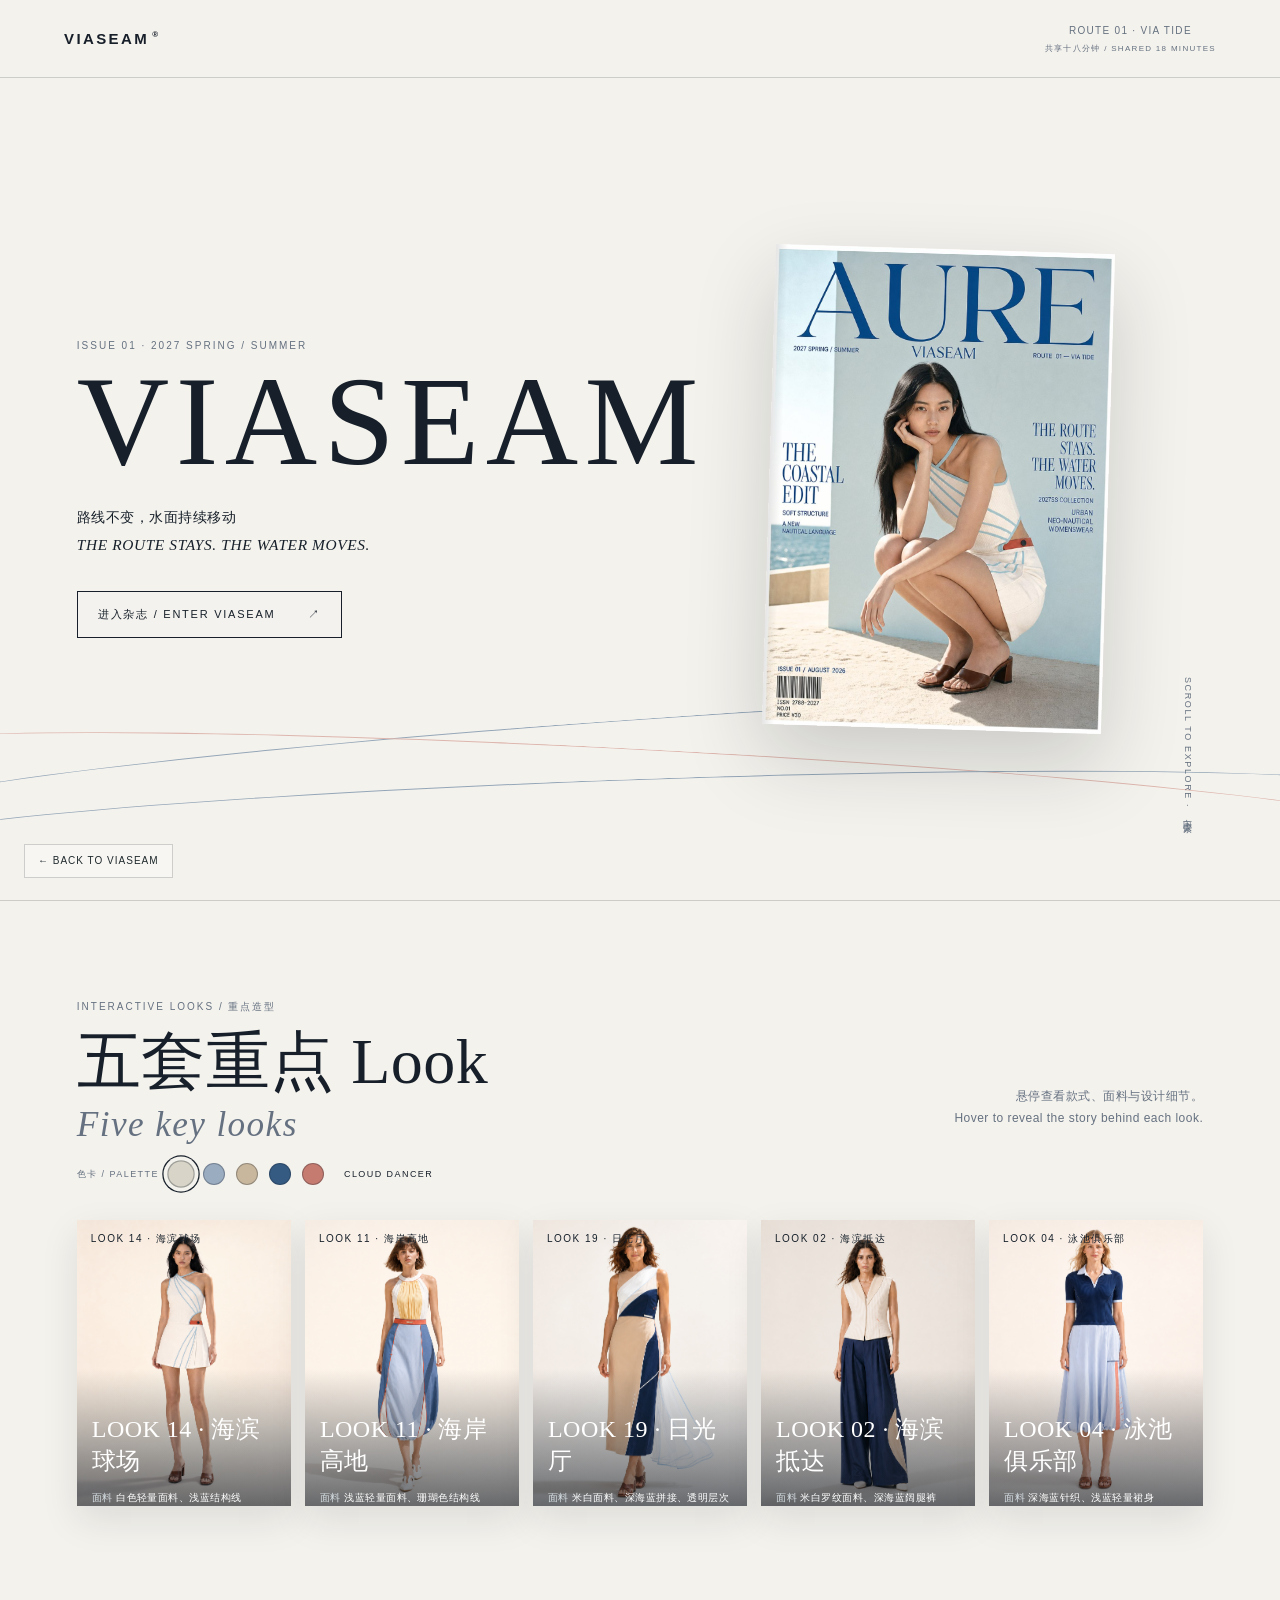
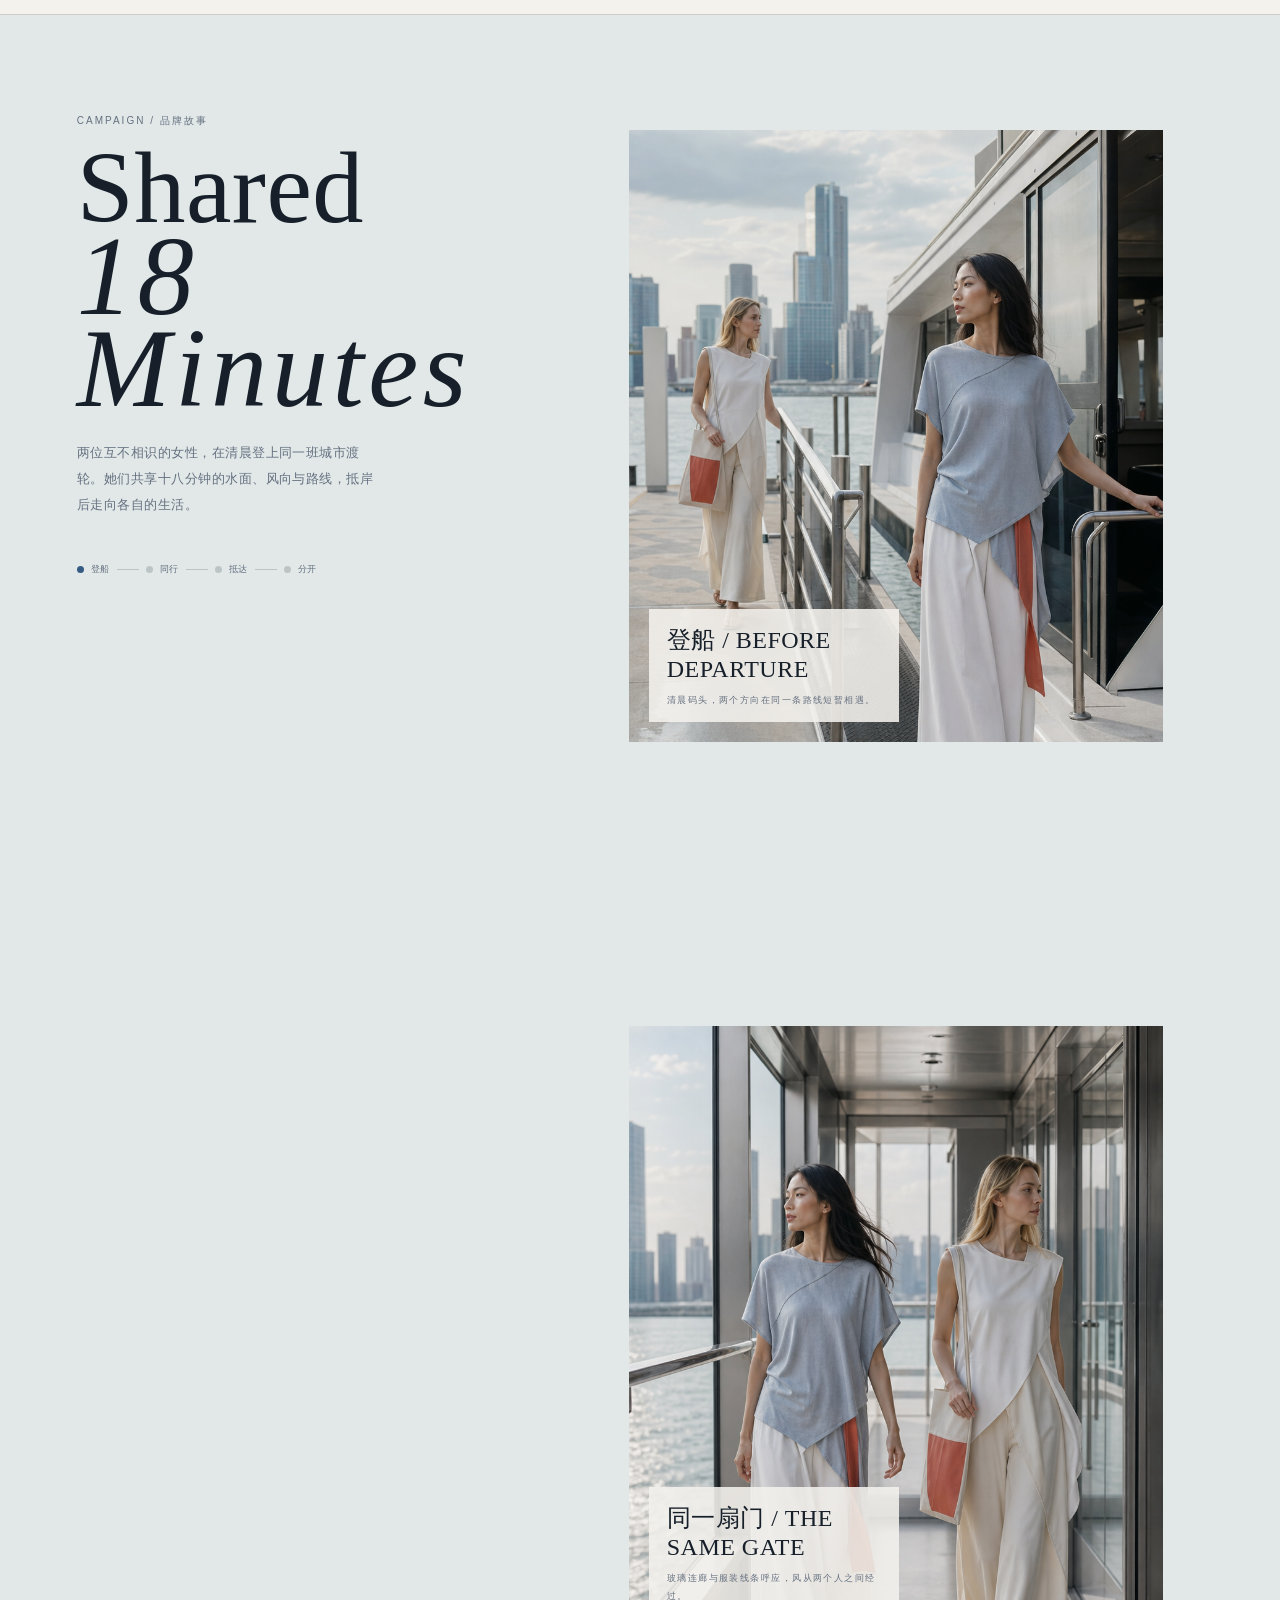
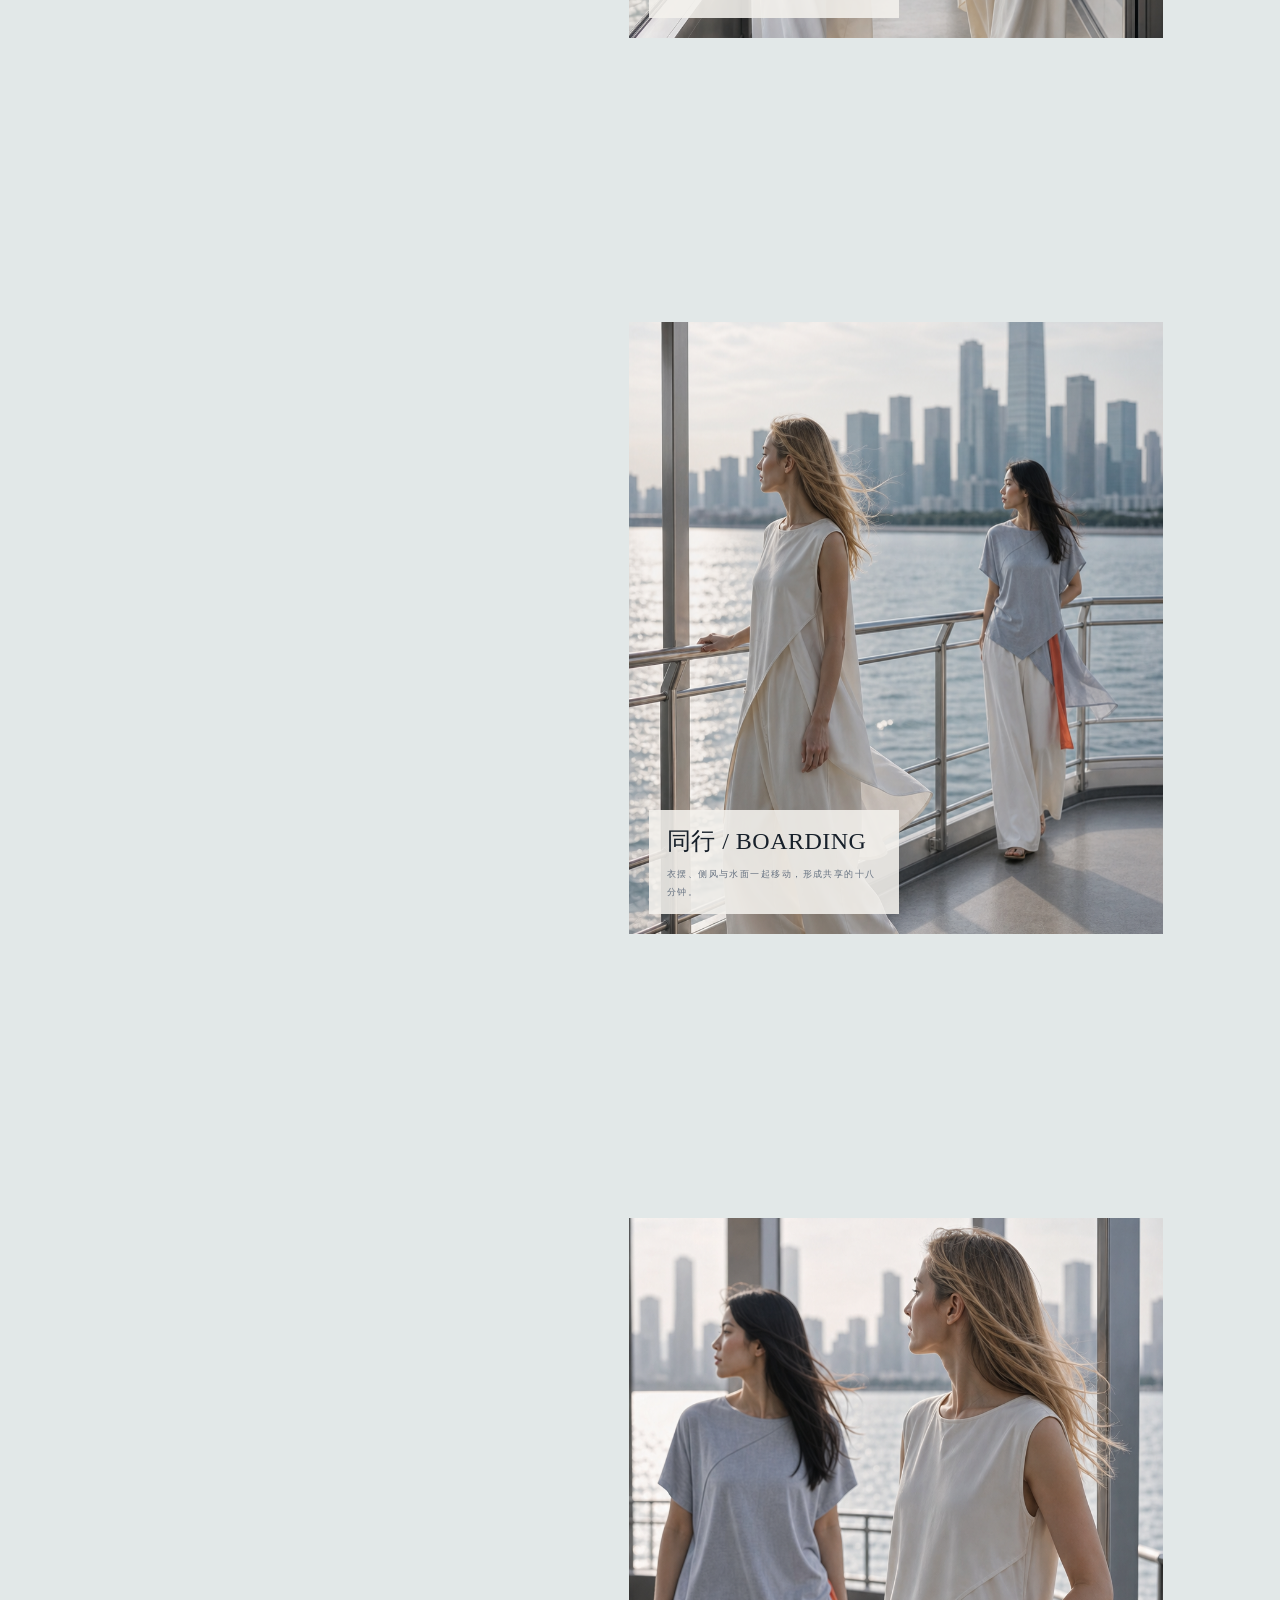
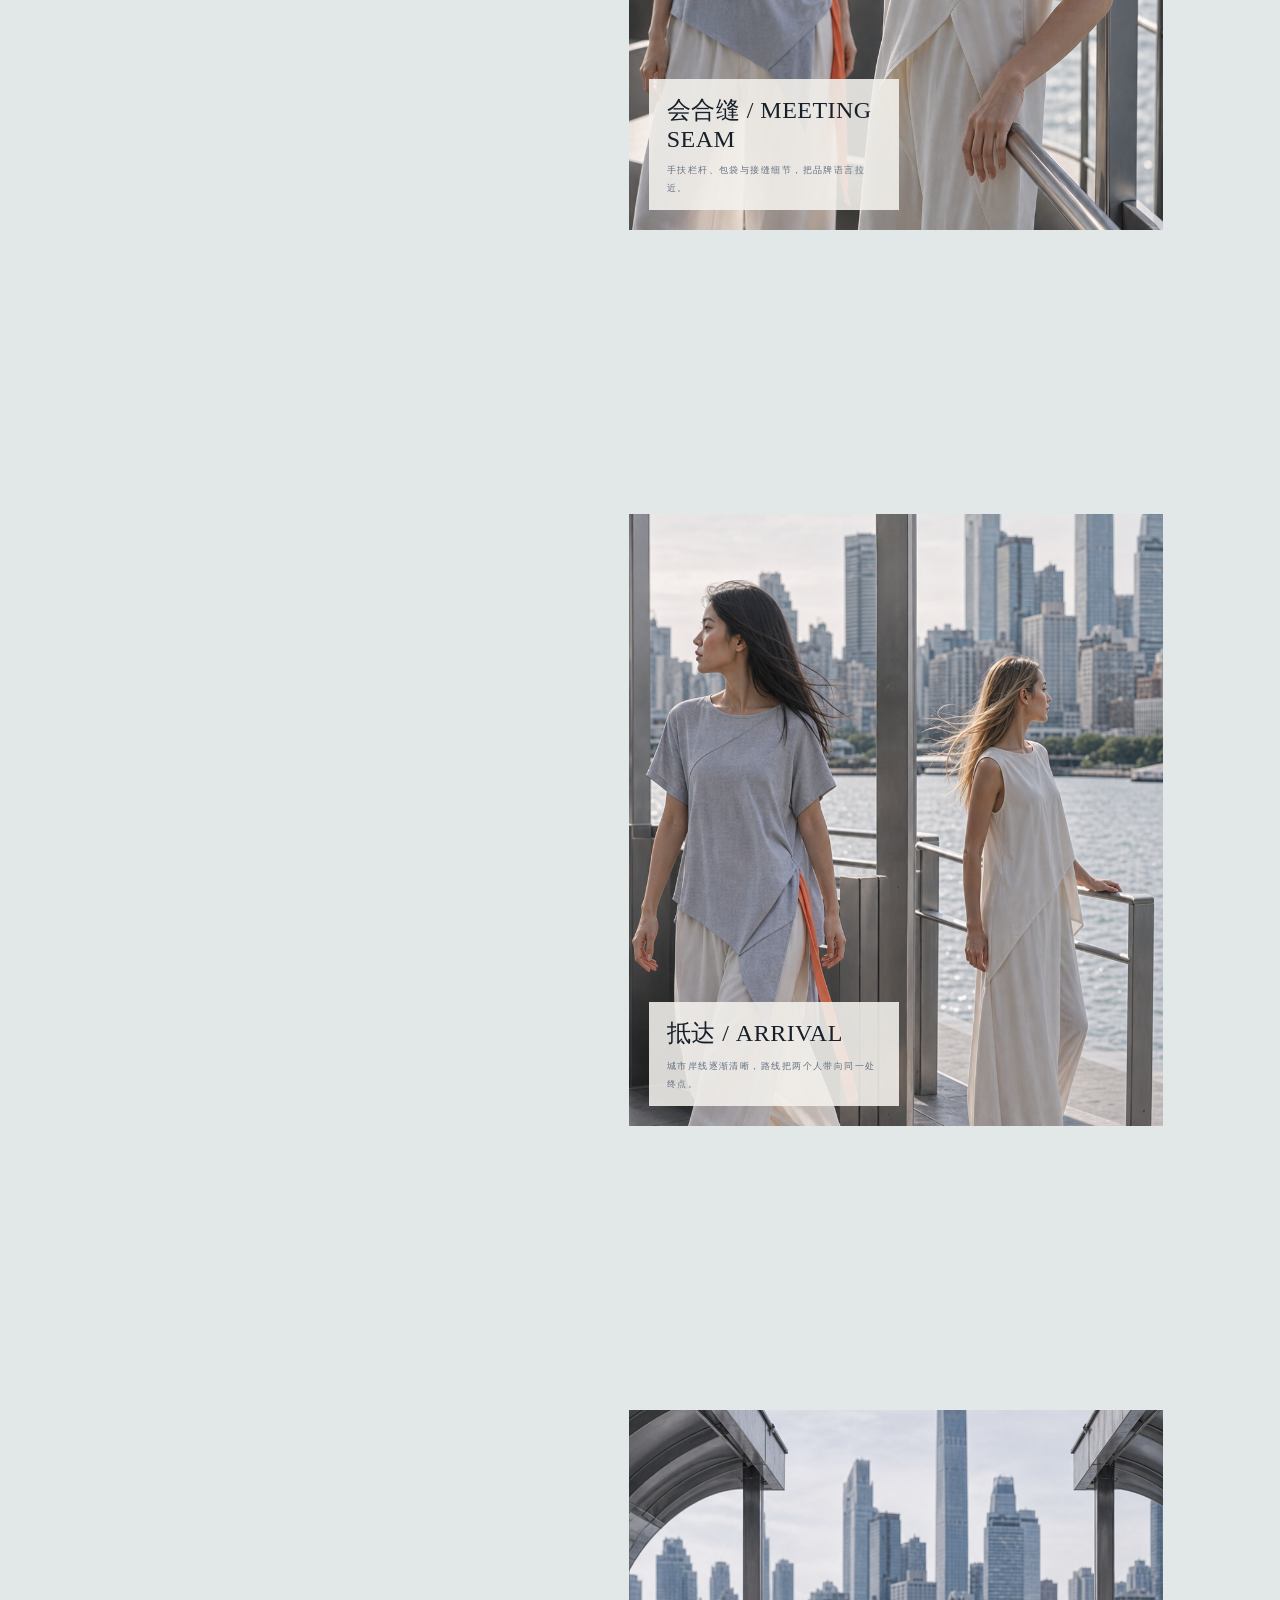
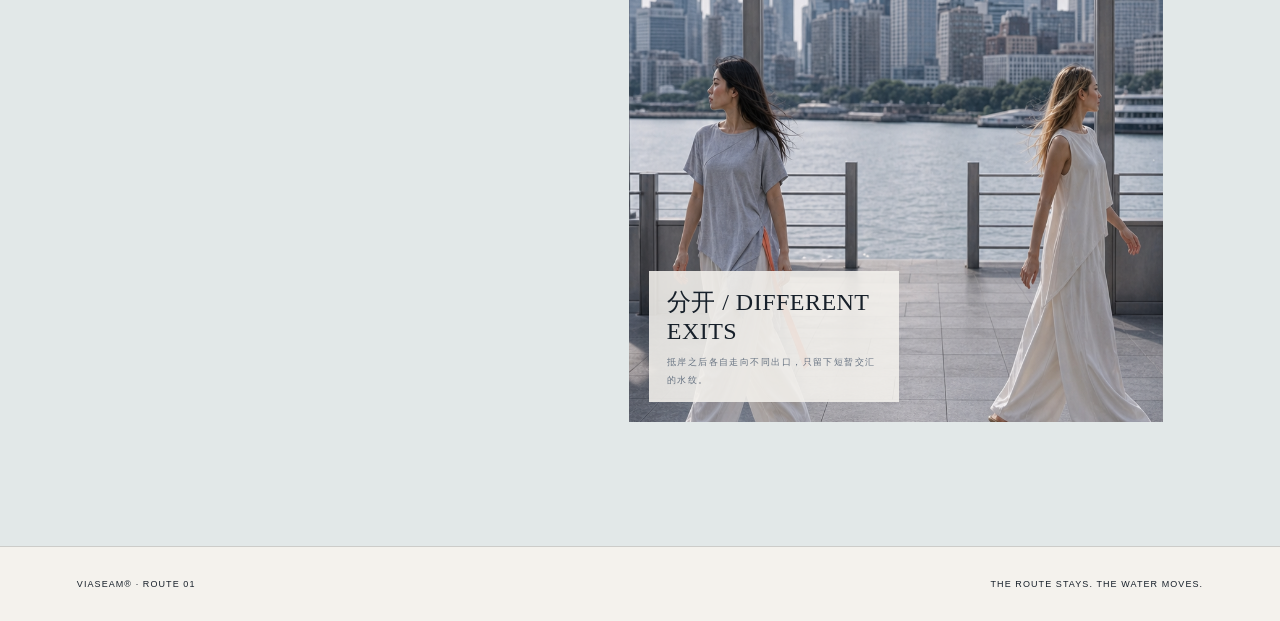
<file: magazine/index.html>
<!doctype html>
<html lang="zh-CN">
<head>
  <meta charset="utf-8">
  <meta name="viewport" content="width=device-width, initial-scale=1">
  <meta name="description" content="VIASEAM 互动杂志">
  <title>VIASEAM · 互动杂志</title>
  <link rel="stylesheet" href="style.css?v=20260813-4">
</head>
<body>
  <header class="official-site-nav" data-official-site-nav aria-label="VIASEAM 官网导航">
    <a class="official-brand-lockup" href="../index.html" aria-label="返回首页"><span class="official-brand-mark">V</span><span class="official-brand-name">VIASEAM</span></a>
    <nav class="official-desktop-nav" aria-label="主导航"><a href="../series.html">系列</a><a href="../shop.html">商品</a><a href="../look-now.html">LOOK NOW</a><a href="./?site=1" aria-current="page">互动杂志</a><a href="../about.html">关于 VIASEAM</a></nav>
    <div class="official-header-actions"><button type="button" aria-label="搜索" data-official-unavailable>⌕</button><button type="button" aria-label="账户" data-official-unavailable>○</button><button type="button" aria-label="购物袋" data-official-unavailable>□</button><button class="official-menu-toggle" type="button" aria-label="打开菜单" aria-expanded="false">菜单</button></div>
  </header>
  <aside class="official-mobile-menu" aria-hidden="true"><button class="official-menu-close" type="button">关闭</button><nav aria-label="移动端导航"><a href="../index.html">首页</a><a href="../series.html">系列</a><a href="../shop.html">商品</a><a href="../look-now.html">LOOK NOW</a><a href="./?site=1" aria-current="page">互动杂志</a><a href="../about.html">关于 VIASEAM</a></nav></aside>
  <div class="official-service-note" role="status" aria-live="polite">服务暂未开通</div>
  <div class="ambient ambient-one"></div>
  <div class="ambient ambient-two"></div>
  <main class="site-shell">
    <header class="site-header">
      <a class="brand-mark" href="#top" aria-label="VIASEAM 首页">VIASEAM<span>®</span></a>
      <div class="header-meta">ROUTE 01 · VIA TIDE<br><small>共享十八分钟 / SHARED 18 MINUTES</small></div>
      <a class="download-link" href="assets/VIASEAM_杂志.pdf" download>下载 PDF / DOWNLOAD</a>
    </header>

    <section id="top" class="hero" aria-label="VIASEAM 封面">
      <div class="wave wave-hero" aria-hidden="true"><i></i><i></i><i></i></div>
      <div class="hero-copy">
        <p class="eyebrow">ISSUE 01 · 2027 SPRING / SUMMER</p>
        <h1>VIASEAM</h1>
        <p class="hero-title">路线不变，水面持续移动<br><em>THE ROUTE STAYS. THE WATER MOVES.</em></p>
        <button class="enter-button" id="enterButton">进入杂志 / ENTER VIASEAM <span>↗</span></button>
      </div>
      <div class="cover-frame"><img src="assets/pages/page-01.jpg" alt="VIASEAM 杂志封面"><span class="cover-spine"></span></div>
      <p class="scroll-note">SCROLL TO EXPLORE · 向下探索</p>
    </section>

    <section class="magazine-section is-hidden" id="magazine" aria-label="互动杂志">
      <div class="section-heading"><div><p class="eyebrow">VIASEAM DIGITAL EDITION</p><h2>翻开你的路线 <em>Open your route</em></h2></div><nav class="quick-nav" aria-label="杂志快捷入口"><button data-jump="looks">LOOKS / 造型</button><button data-jump="campaign">CAMPAIGN / 故事</button></nav></div>
      <div class="book-wrap"><button class="book-arrow book-arrow-left" id="prevButton" aria-label="上一页">←</button><div class="book" id="book" tabindex="0" aria-label="翻页杂志"><div class="book-shadow"></div><div class="spine-shadow"></div><div class="page-slot" id="leftPage"></div><div class="page-slot" id="rightPage"></div><div class="turn-sheet" id="turnSheet" aria-hidden="true"></div></div><button class="book-arrow book-arrow-right" id="nextButton" aria-label="下一页">→</button></div>
      <div class="book-controls"><span id="pageLabel">P. 02—03 / 28</span><div class="progress-track"><span id="progressBar"></span></div><span class="hint">点击两侧 · 键盘 ← → · 手机左右滑动</span></div>
    </section>

    <section class="looks-section" id="looks" aria-label="五套重点造型">
      <div class="section-heading section-heading-tight"><div><p class="eyebrow">INTERACTIVE LOOKS / 重点造型</p><h2>五套重点 Look <em>Five key looks</em></h2></div><p class="section-intro">悬停查看款式、面料与设计细节。<br>Hover to reveal the story behind each look.</p></div>
      <div class="palette" aria-label="色卡"><span>色卡 / PALETTE</span><button class="swatch active" data-color="#d8d5c8" style="--swatch:#d8d5c8" aria-label="Cloud Dancer"></button><button class="swatch" data-color="#9aacc0" style="--swatch:#9aacc0" aria-label="Misty Blue"></button><button class="swatch" data-color="#c8b79d" style="--swatch:#c8b79d" aria-label="Shifting Sand"></button><button class="swatch" data-color="#355b83" style="--swatch:#355b83" aria-label="Blue Ribbon"></button><button class="swatch" data-color="#c67b70" style="--swatch:#c67b70" aria-label="Coral Rose"></button><output id="colorName">CLOUD DANCER</output></div>
      <div class="look-grid" id="lookGrid"></div>
    </section>

    <section class="campaign-section" id="campaign" aria-label="品牌故事"><div class="campaign-sticky"><p class="eyebrow">CAMPAIGN / 品牌故事</p><h2>Shared<br><em>18 Minutes</em></h2><p>两位互不相识的女性，在清晨登上同一班城市渡轮。她们共享十八分钟的水面、风向与路线，抵岸后走向各自的生活。</p><div class="campaign-route"><span class="route-dot active"></span><span>登船</span><i></i><span class="route-dot"></span><span>同行</span><i></i><span class="route-dot"></span><span>抵达</span><i></i><span class="route-dot"></span><span>分开</span></div></div><div class="campaign-story" id="campaignStory"></div></section>
    <footer class="site-footer"><div>VIASEAM® · ROUTE 01</div><div>THE ROUTE STAYS. THE WATER MOVES.</div><a href="assets/VIASEAM_杂志.pdf" download>下载完整 PDF / DOWNLOAD PDF ↗</a></footer>
  </main>
  <script src="vendor/page-flip.browser.js?v=20260813-2"></script>
  <script src="reader-engine.js?v=20260813-4"></script>
  <script src="script.js"></script>
</body>
</html>
</file>
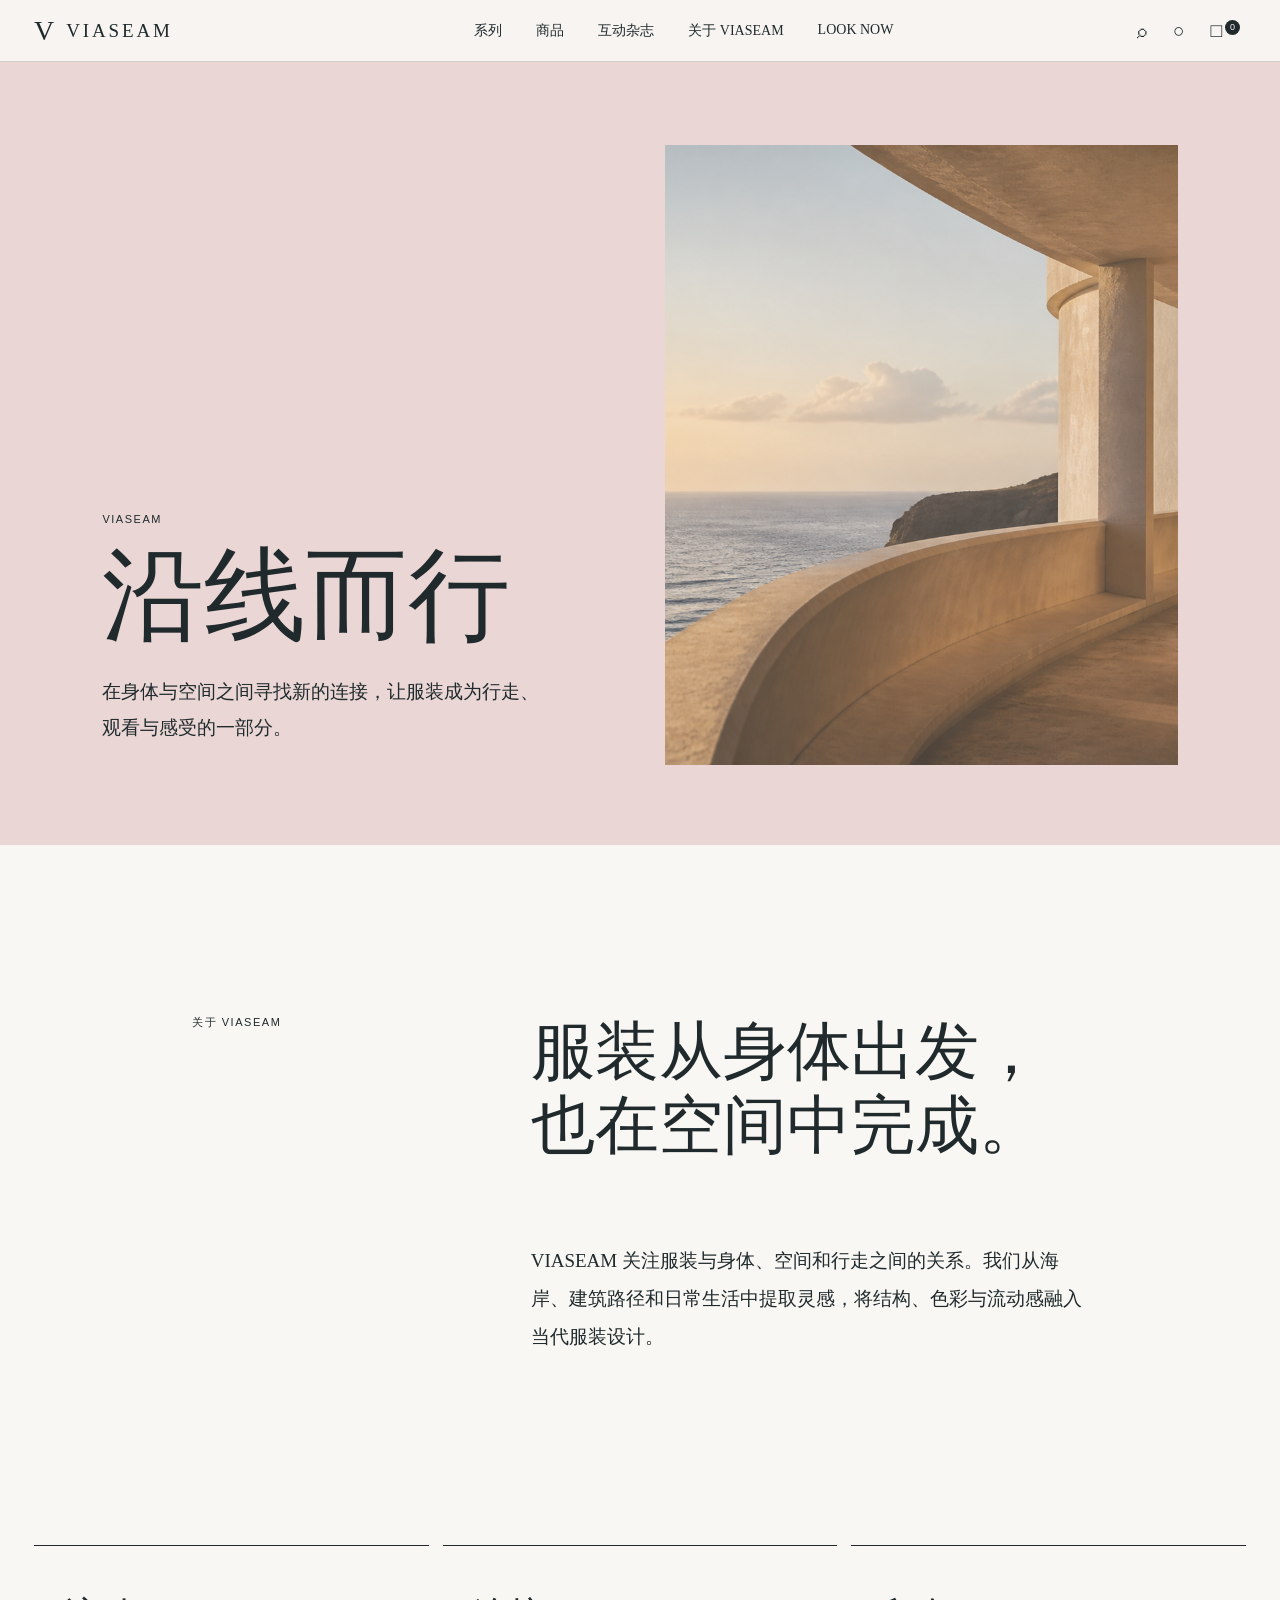
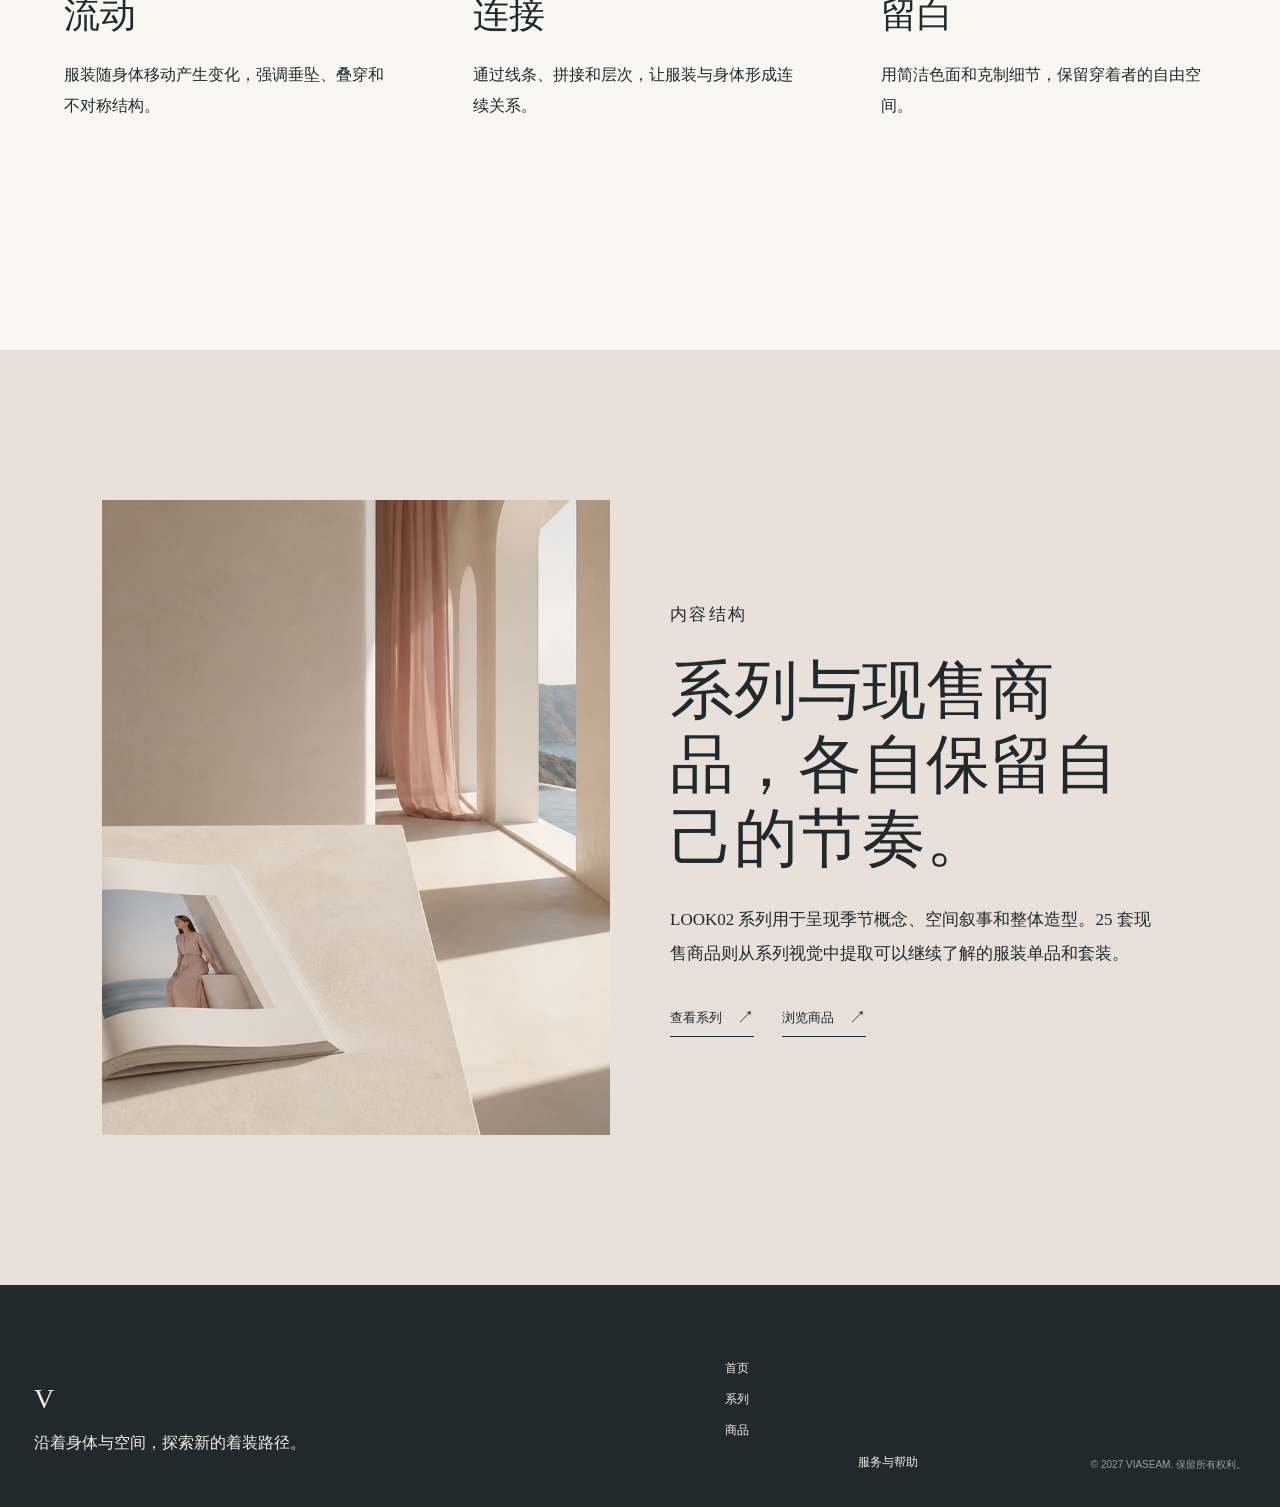
<file: about.html>
<!doctype html><html lang="zh-CN"><head><meta charset="UTF-8"><meta name="viewport" content="width=device-width,initial-scale=1.0"><title>关于 VIASEAM｜沿线而行</title><link rel="stylesheet" href="styles.css"><style>.about-hero{min-height:92vh;background:var(--rose);display:grid;grid-template-columns:1fr 1fr;align-items:end;padding:145px 8vw 80px;gap:50px}.about-hero h1{font-size:clamp(58px,8vw,130px);font-weight:400;line-height:.95;margin:0 0 30px}.about-hero p:not(.eyebrow){font-size:19px;line-height:1.9;max-width:440px}.about-hero img{width:100%;height:620px;object-fit:cover}.about-statement{padding:170px 15vw;display:grid;grid-template-columns:1fr 2fr;gap:60px}.about-statement h2{font-size:clamp(40px,5vw,80px);font-weight:400;line-height:1.16;margin:0}.about-statement>p:last-child{grid-column:2;max-width:650px;font-size:19px;line-height:2}.language-section{padding:0 34px 160px;display:grid;grid-template-columns:repeat(3,1fr);gap:14px}.language-card{padding:45px 30px 55px;border-top:1px solid var(--ink);min-height:245px}.language-card h2{font-size:36px;font-weight:400;margin:0 0 20px}.language-card p{font-size:16px;line-height:1.9;margin:0}.relationship{background:#e9e1d9;padding:150px 8vw;display:grid;grid-template-columns:1fr 1fr;gap:60px;align-items:center}.relationship img{width:100%;aspect-ratio:4/5;object-fit:cover}.relationship h2{font-size:clamp(42px,5vw,78px);font-weight:400;line-height:1.15;margin:0 0 28px}.relationship p{font-size:17px;line-height:2;max-width:490px}.relationship-links{display:flex;gap:28px;margin-top:35px}@media(max-width:800px){.about-hero{min-height:780px;display:flex;flex-direction:column;align-items:flex-start;padding:120px 24px 40px;gap:35px}.about-hero h1{font-size:72px}.about-hero p:not(.eyebrow){font-size:16px}.about-hero img{height:390px}.about-statement{padding:100px 24px;display:block}.about-statement h2{font-size:46px;margin-bottom:35px}.about-statement>p:last-child{font-size:16px}.language-section{padding:0 20px 100px;display:block}.language-card{min-height:auto;margin-bottom:45px;padding:30px 0 40px}.language-card h2{font-size:32px}.relationship{padding:100px 24px;display:flex;flex-direction:column-reverse;gap:40px}.relationship h2{font-size:46px}.relationship-links{display:block}.relationship-links a{margin-bottom:20px}}</style></head><body>
<header class="site-header scrolled"><a class="brand-lockup" href="index.html"><span class="brand-mark">V</span><span class="brand-name">VIASEAM</span></a><nav class="desktop-nav"><a href="series.html">系列</a><a href="shop.html">商品</a><a href="#unavailable">互动杂志</a><a class="active-link" href="about.html">关于 VIASEAM</a></nav><div class="header-actions"><button type="button" data-unavailable>⌕</button><button type="button" data-unavailable>○</button><button type="button" data-unavailable>□</button><a class="menu-toggle" href="index.html">返回</a></div></header>
<main><section class="about-hero"><div><p class="eyebrow">VIASEAM</p><h1>沿线而行</h1><p>在身体与空间之间寻找新的连接，让服装成为行走、观看与感受的一部分。</p></div><img src="assets/scene-corridor.png" alt="沿海建筑回廊"></section><section class="about-statement"><p class="eyebrow">关于 VIASEAM</p><h2>服装从身体出发，也在空间中完成。</h2><p>VIASEAM 关注服装与身体、空间和行走之间的关系。我们从海岸、建筑路径和日常生活中提取灵感，将结构、色彩与流动感融入当代服装设计。</p></section><section class="language-section"><article class="language-card"><h2>流动</h2><p>服装随身体移动产生变化，强调垂坠、叠穿和不对称结构。</p></article><article class="language-card"><h2>连接</h2><p>通过线条、拼接和层次，让服装与身体形成连续关系。</p></article><article class="language-card"><h2>留白</h2><p>用简洁色面和克制细节，保留穿着者的自由空间。</p></article></section><section class="relationship"><img src="assets/interactive-magazine.png" alt="VIASEAM 互动杂志空间"><div><p class="eyebrow">内容结构</p><h2>系列与现售商品，各自保留自己的节奏。</h2><p>LOOK02 系列用于呈现季节概念、空间叙事和整体造型。25 套现售商品则从系列视觉中提取可以继续了解的服装单品和套装。</p><div class="relationship-links"><a class="text-link" href="series.html">查看系列 <span>↗</span></a><a class="text-link" href="shop.html">浏览商品 <span>↗</span></a></div></div></section></main>
<footer class="site-footer"><div><span class="footer-mark">V</span><p>沿着身体与空间，探索新的着装路径。</p></div><div class="footer-links"><a href="index.html">首页</a><a href="series.html">系列</a><a href="shop.html">商品</a><button type="button" data-unavailable>服务与帮助</button></div><small>© 2027 VIASEAM. 保留所有权利。</small></footer><div class="unavailable-modal" data-modal aria-hidden="true"><div class="modal-card"><span class="modal-mark">V</span><h2>服务暂未开通</h2><p>该功能正在准备中，页面内容会在后续逐步完善。</p><button type="button" data-modal-close>返回上一页</button></div></div><script src="script.js"></script></body></html>
</file>
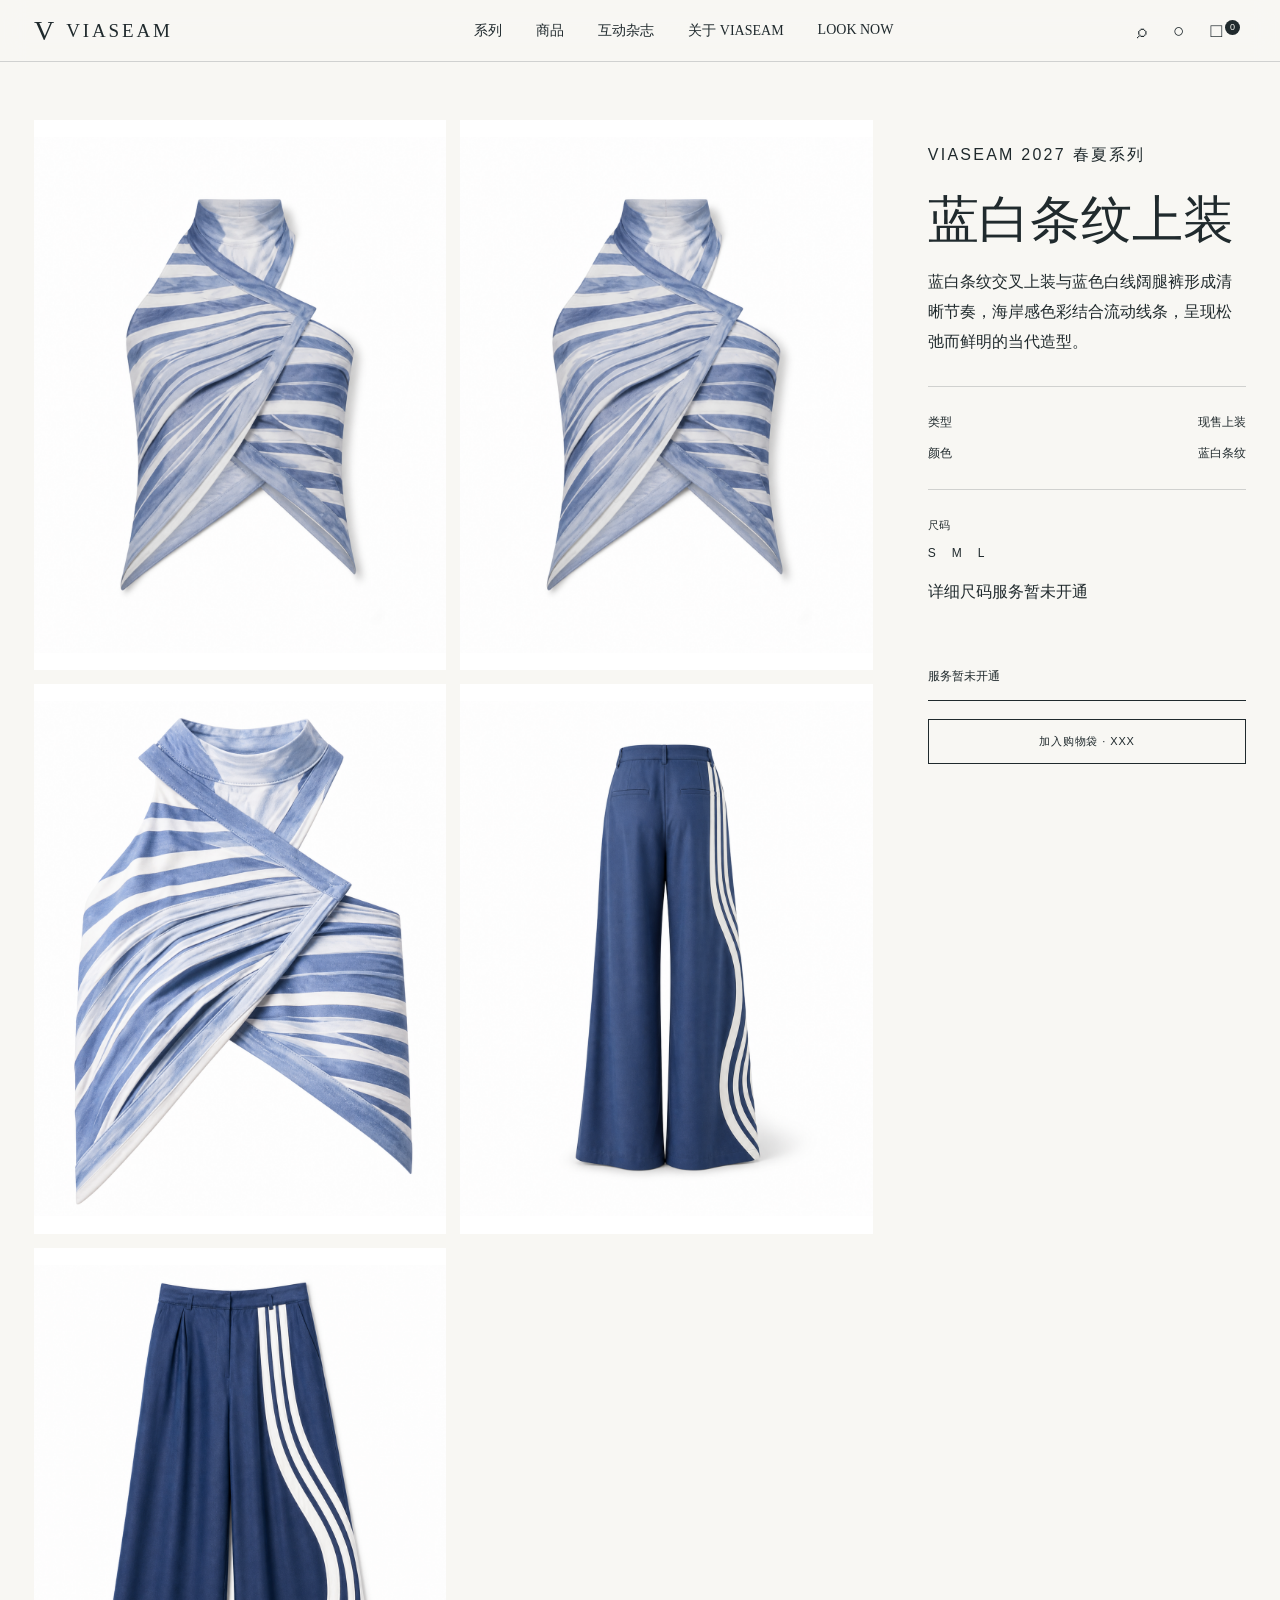
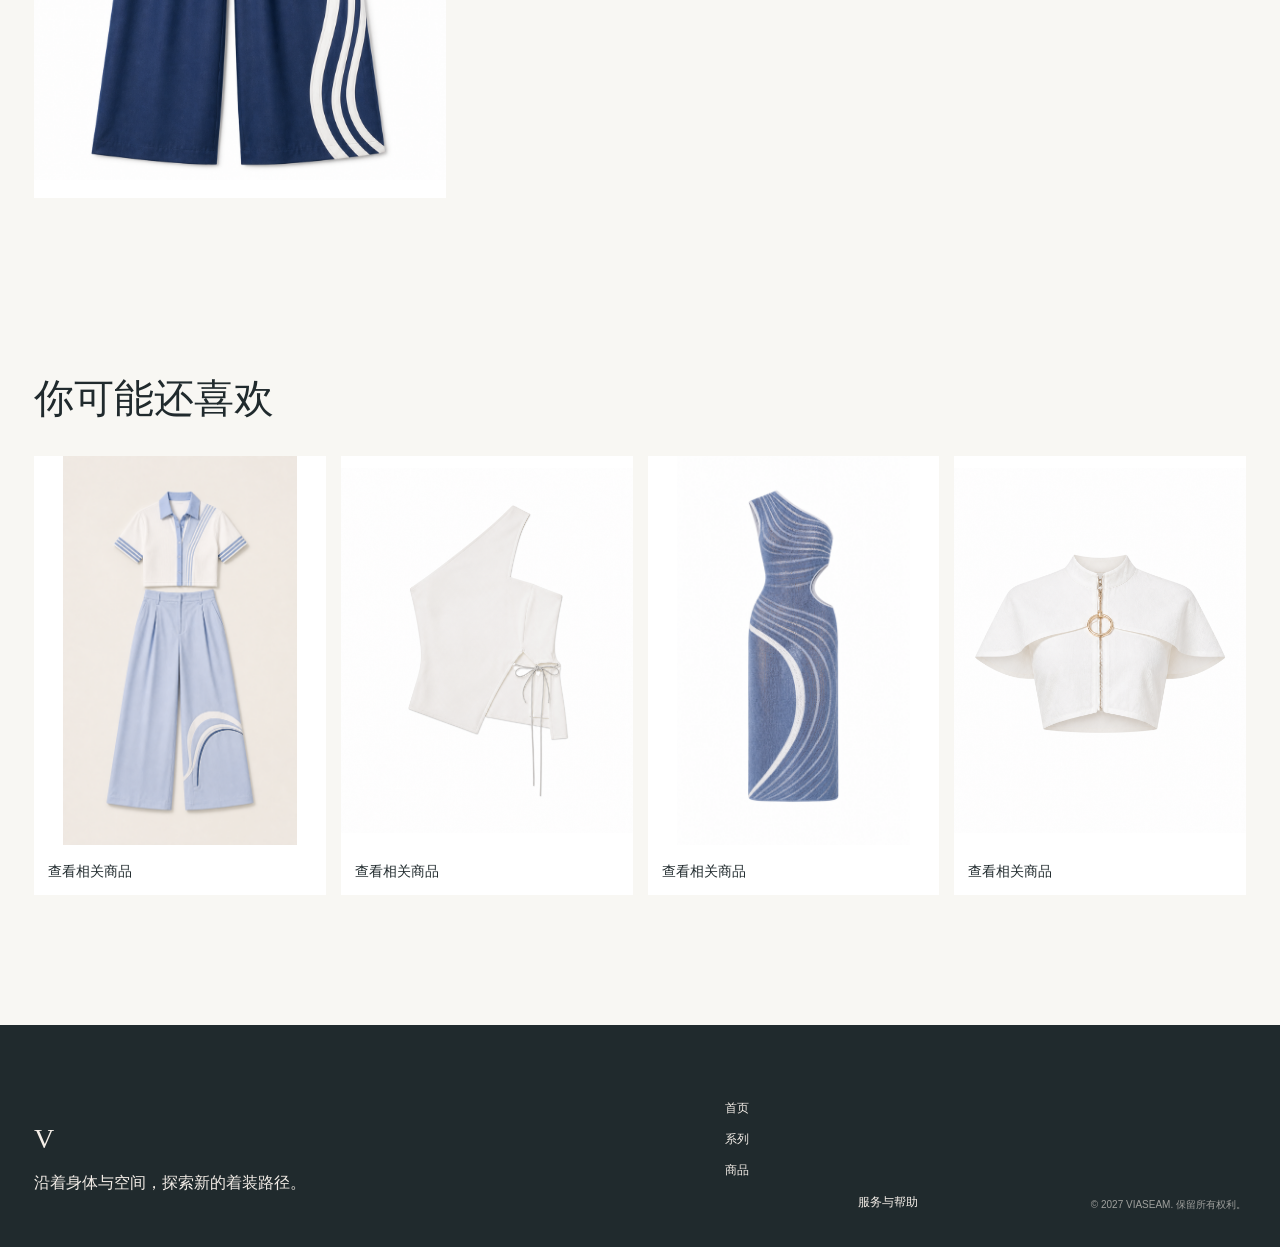
<file: product.html>
<!doctype html><html lang="zh-CN"><head><meta charset="UTF-8"><meta name="viewport" content="width=device-width,initial-scale=1.0"><title>商品详情｜VIASEAM</title><link rel="stylesheet" href="styles.css"><style>.detail-page{padding:120px 34px 140px;display:grid;grid-template-columns:minmax(0,1.45fr) minmax(300px,.55fr);gap:55px}.detail-gallery{display:grid;grid-template-columns:repeat(2,1fr);gap:14px}.detail-gallery figure{margin:0;background:#fff;aspect-ratio:3/4;display:grid;place-items:center;overflow:hidden}.detail-gallery img{width:100%;height:100%;object-fit:contain}.detail-info{position:sticky;top:100px;align-self:start;padding-top:20px}.detail-info h1{font-size:clamp(38px,4vw,68px);font-weight:400;line-height:1.1;margin:0 0 18px}.detail-info p{font-size:16px;line-height:1.9}.detail-meta{border-top:1px solid var(--line);border-bottom:1px solid var(--line);padding:20px 0;margin:28px 0}.detail-meta div{display:flex;justify-content:space-between;font-family:var(--sans);font-size:12px;padding:7px 0}.detail-service{margin-top:30px;padding:15px 0;border-bottom:1px solid var(--ink);font-family:var(--sans);font-size:12px;width:100%;text-align:left}.detail-size{margin-top:26px}.detail-size strong{font-family:var(--sans);font-size:11px;font-weight:400;display:block;margin-bottom:10px}.detail-size span{font-family:var(--sans);font-size:12px;margin-right:16px}.related{padding:0 34px 130px}.related h2{font-size:40px;font-weight:400;margin-bottom:30px}.related-grid{display:grid;grid-template-columns:repeat(4,1fr);gap:15px}.related-card{background:#fff}.related-card img{width:100%;aspect-ratio:3/4;object-fit:contain}.related-card p{font-size:14px;margin:14px}@media(max-width:800px){.detail-page{padding:100px 20px 90px;display:block}.detail-gallery{display:flex;overflow-x:auto;scroll-snap-type:x mandatory;gap:10px}.detail-gallery figure{min-width:88vw;scroll-snap-align:center}.detail-info{position:static;padding-top:35px}.detail-info h1{font-size:48px}.related{padding:0 20px 90px}.related-grid{grid-template-columns:repeat(2,1fr);gap:10px}.related h2{font-size:36px}}</style></head><body>
<header class="site-header scrolled"><a class="brand-lockup" href="index.html"><span class="brand-mark">V</span><span class="brand-name">VIASEAM</span></a><nav class="desktop-nav"><a href="series.html">系列</a><a class="active-link" href="shop.html">商品</a><a href="#unavailable">互动杂志</a><a href="#unavailable">关于 VIASEAM</a></nav><div class="header-actions"><button type="button" data-unavailable>⌕</button><button type="button" data-unavailable>○</button><button type="button" data-unavailable>□</button><a class="menu-toggle" href="shop.html">返回</a></div></header>
<main><section class="detail-page"><div class="detail-gallery" data-gallery></div><aside class="detail-info"><p class="eyebrow">VIASEAM 2027 春夏系列</p><h1 data-name>商品名称</h1><p>服装在身体与空间之间展开，以清晰结构和柔和色彩回应日常行走。</p><div class="detail-meta"><div><span>类型</span><span data-type>现售套装</span></div><div><span>颜色</span><span data-color>蓝色</span></div></div><div class="detail-size"><strong>尺码</strong><span>S</span><span>M</span><span>L</span><p>详细尺码服务暂未开通</p></div><button class="detail-service" type="button" data-unavailable>服务暂未开通</button></aside></section><section class="related"><h2>你可能还喜欢</h2><div class="related-grid" data-related></div></section></main>
<footer class="site-footer"><div><span class="footer-mark">V</span><p>沿着身体与空间，探索新的着装路径。</p></div><div class="footer-links"><a href="index.html">首页</a><a href="series.html">系列</a><a href="shop.html">商品</a><button type="button" data-unavailable>服务与帮助</button></div><small>© 2027 VIASEAM. 保留所有权利。</small></footer><div class="unavailable-modal" data-modal aria-hidden="true"><div class="modal-card"><span class="modal-mark">V</span><h2>服务暂未开通</h2><p>该功能正在准备中，页面内容会在后续逐步完善。</p><button type="button" data-modal-close>返回上一页</button></div></div>
<script src="script.js"></script><script>const look=String(new URLSearchParams(location.search).get('look')||'25').padStart(2,'0');const dresses=['11','13','14','15','23'];const front=(()=>{if(look==='01')return'look-01-product-front.png';if(look==='10')return'look-10-product-front.png';if(look==='22')return'look-22-product-front.png';if(look==='23')return'look-23-product-front.png';if(Number(look)>=11&&Number(look)<=18)return dresses.includes(look)?`look-${look}-dress-front-white.png`:`look-${look}-top-front-white.png`;if(Number(look)>=2&&Number(look)<=9)return`look-${look}-top-front-white.png`;return`look-${look}-top-back-white.png`})();const isDress=dresses.includes(look);const images=[`assets/products/${front}`,`assets/details/look-${look}-${isDress?'dress':'top'}-back-white.png`,`assets/details/look-${look}-${isDress?'dress':'top'}-detail-white.png`];if(!isDress){images.push(`assets/details/look-${look}-bottom-back-white.png`,`assets/details/look-${look}-bottom-detail-white.png`)}const names={'01':['米白套装','套装','米白'],'02':['浅黄上装','上装','浅黄'],'03':['浅蓝上装','上装','浅蓝'],'04':['浅色套装','套装','米白'],'05':['蓝色上装','上装','蓝色'],'06':['蓝色套装','套装','蓝色'],'07':['蓝色上装','上装','蓝色'],'08':['粉色上装','上装','粉色'],'09':['蓝色套装','套装','蓝色'],'10':['米白套装','套装','米白'],'11':['蓝色连衣裙','连衣裙','蓝色'],'12':['蓝色上装','上装','蓝色'],'13':['米白连衣裙','连衣裙','米白'],'14':['白色连衣裙','连衣裙','白色'],'15':['浅色连衣裙','连衣裙','浅色'],'16':['粉色上装','上装','粉色'],'17':['蓝色上装','上装','蓝色'],'18':['蓝粉上装','上装','蓝粉'],'19':['蓝粉套装','套装','蓝粉'],'20':['白色上装','上装','白色'],'21':['白色套装','套装','白色'],'22':['蓝色套装','套装','蓝色'],'23':['蓝色连衣裙','连衣裙','蓝色'],'24':['白色套装','套装','白色'],'25':['蓝白条纹上装','上装','蓝白条纹']};const info=names[look]||names['25'];document.querySelector('[data-name]').textContent=info[0];document.querySelector('[data-type]').textContent='现售'+info[1];document.querySelector('[data-color]').textContent=info[2];document.querySelector('[data-gallery]').innerHTML=images.map((src,i)=>`<figure><img src="${src}" alt="${info[0]} ${i+1}"></figure>`).join('');const related=document.querySelector('[data-related]');[['01','look-01-product-front.png'],['06','look-06-top-front-white.png'],['11','look-11-dress-front-white.png'],['16','look-16-top-front-white.png']].filter(x=>x[0]!==look).forEach(x=>related.innerHTML+=`<a class="related-card" href="product.html?look=${x[0]}"><img src="assets/products/${x[1]}" alt="推荐商品"><p>查看相关商品</p></a>`)</script></body></html>
</file>
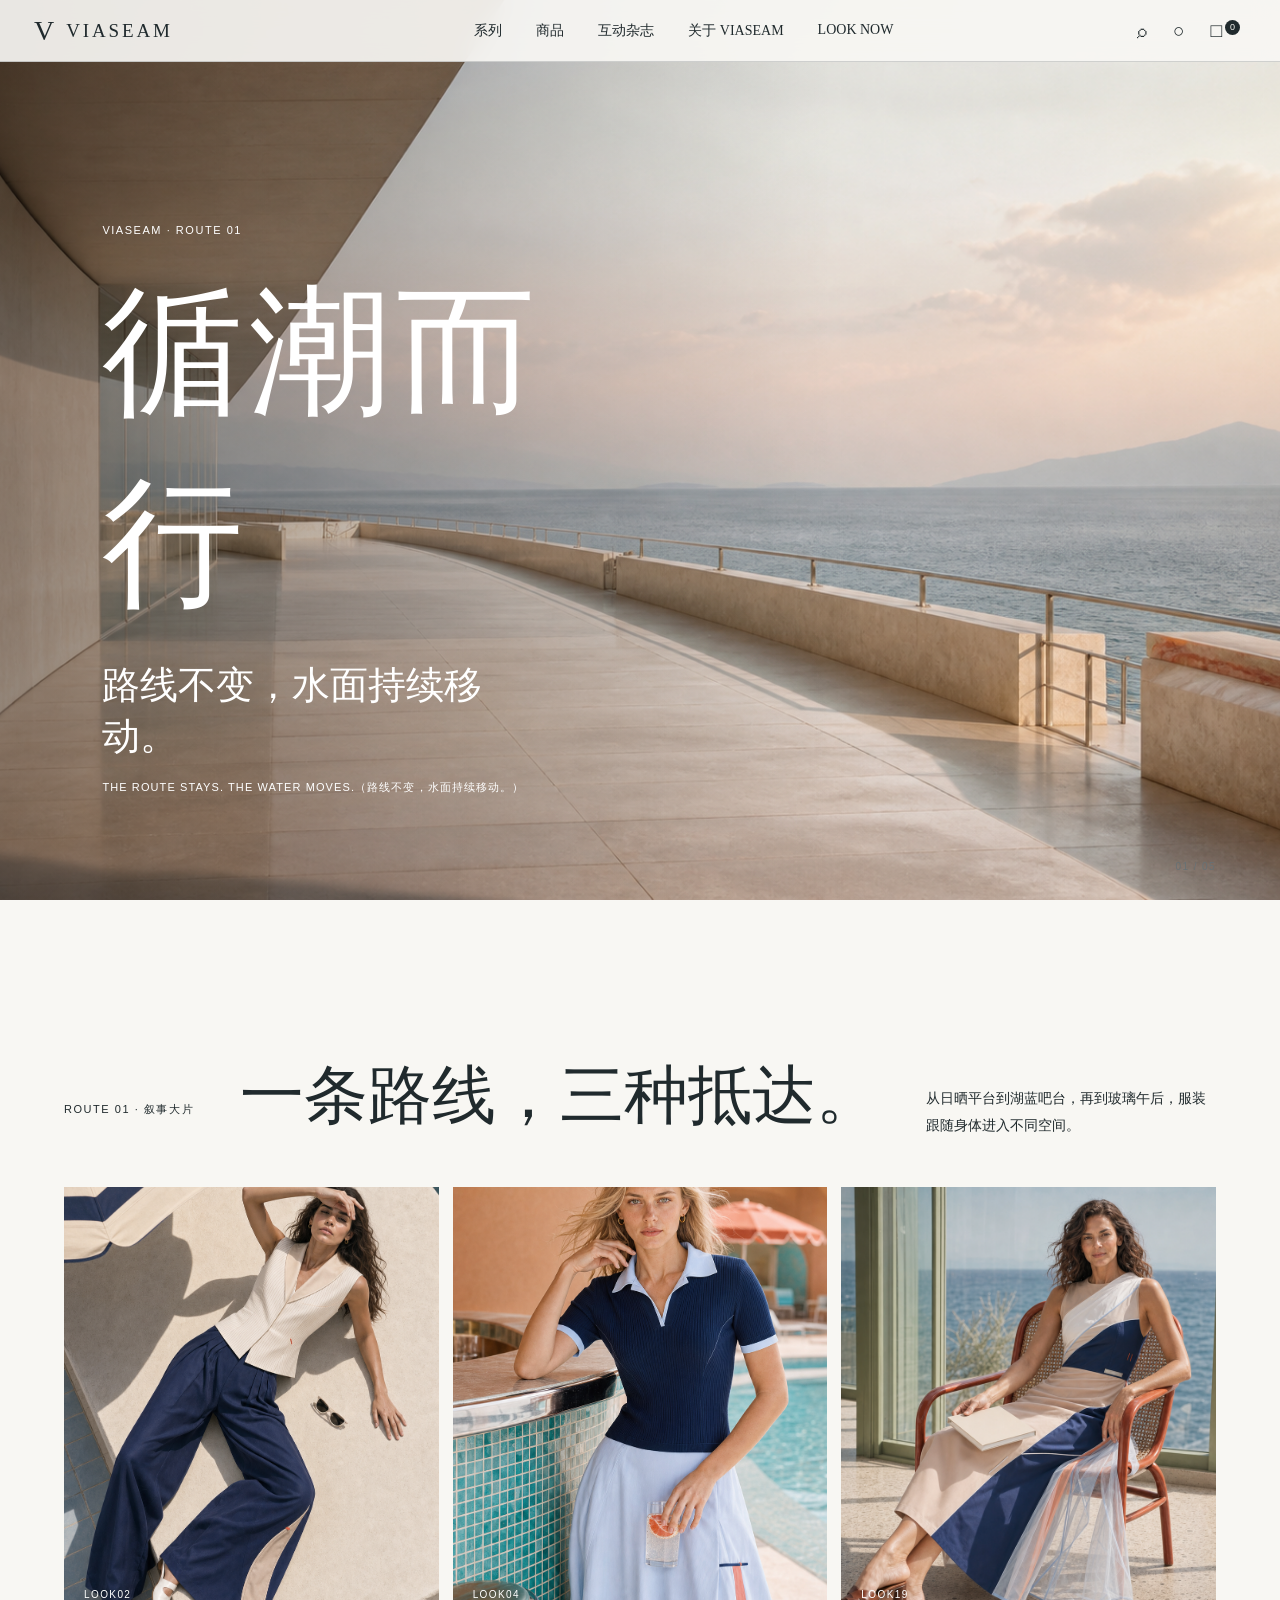
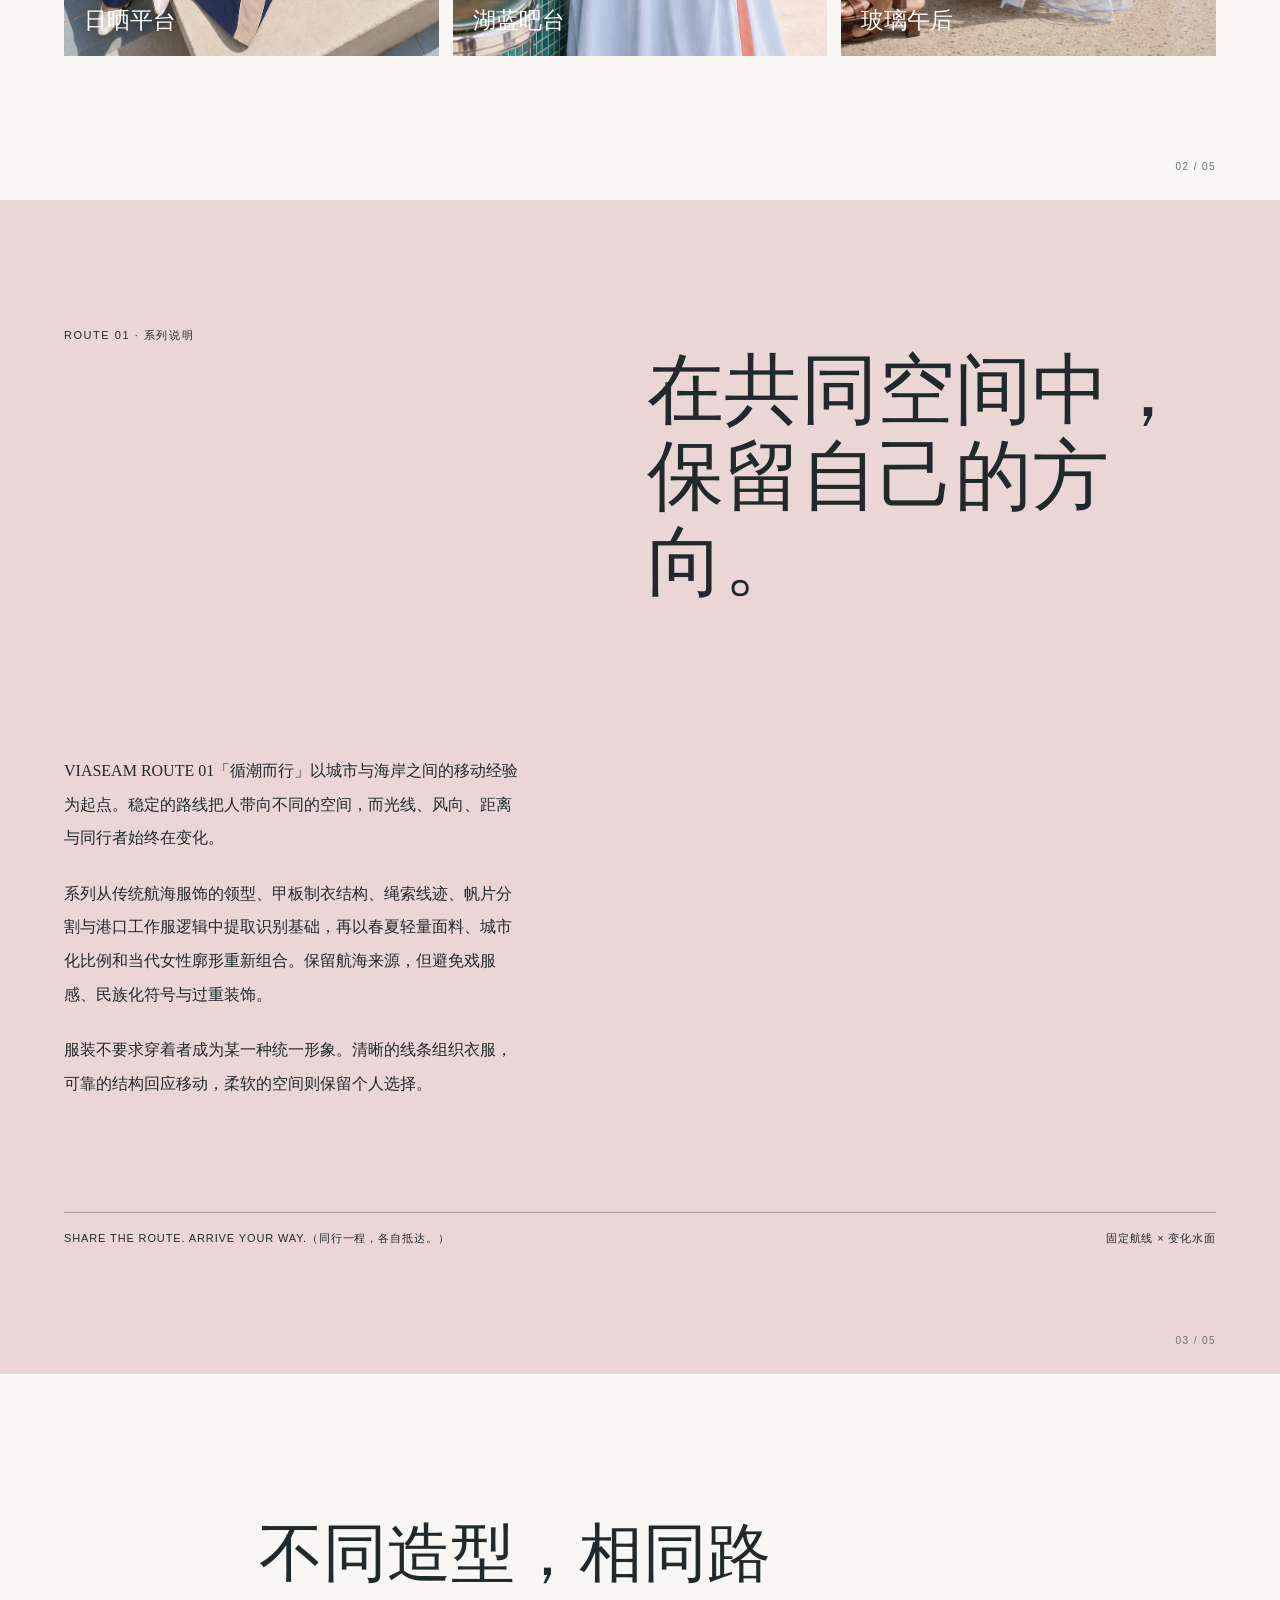
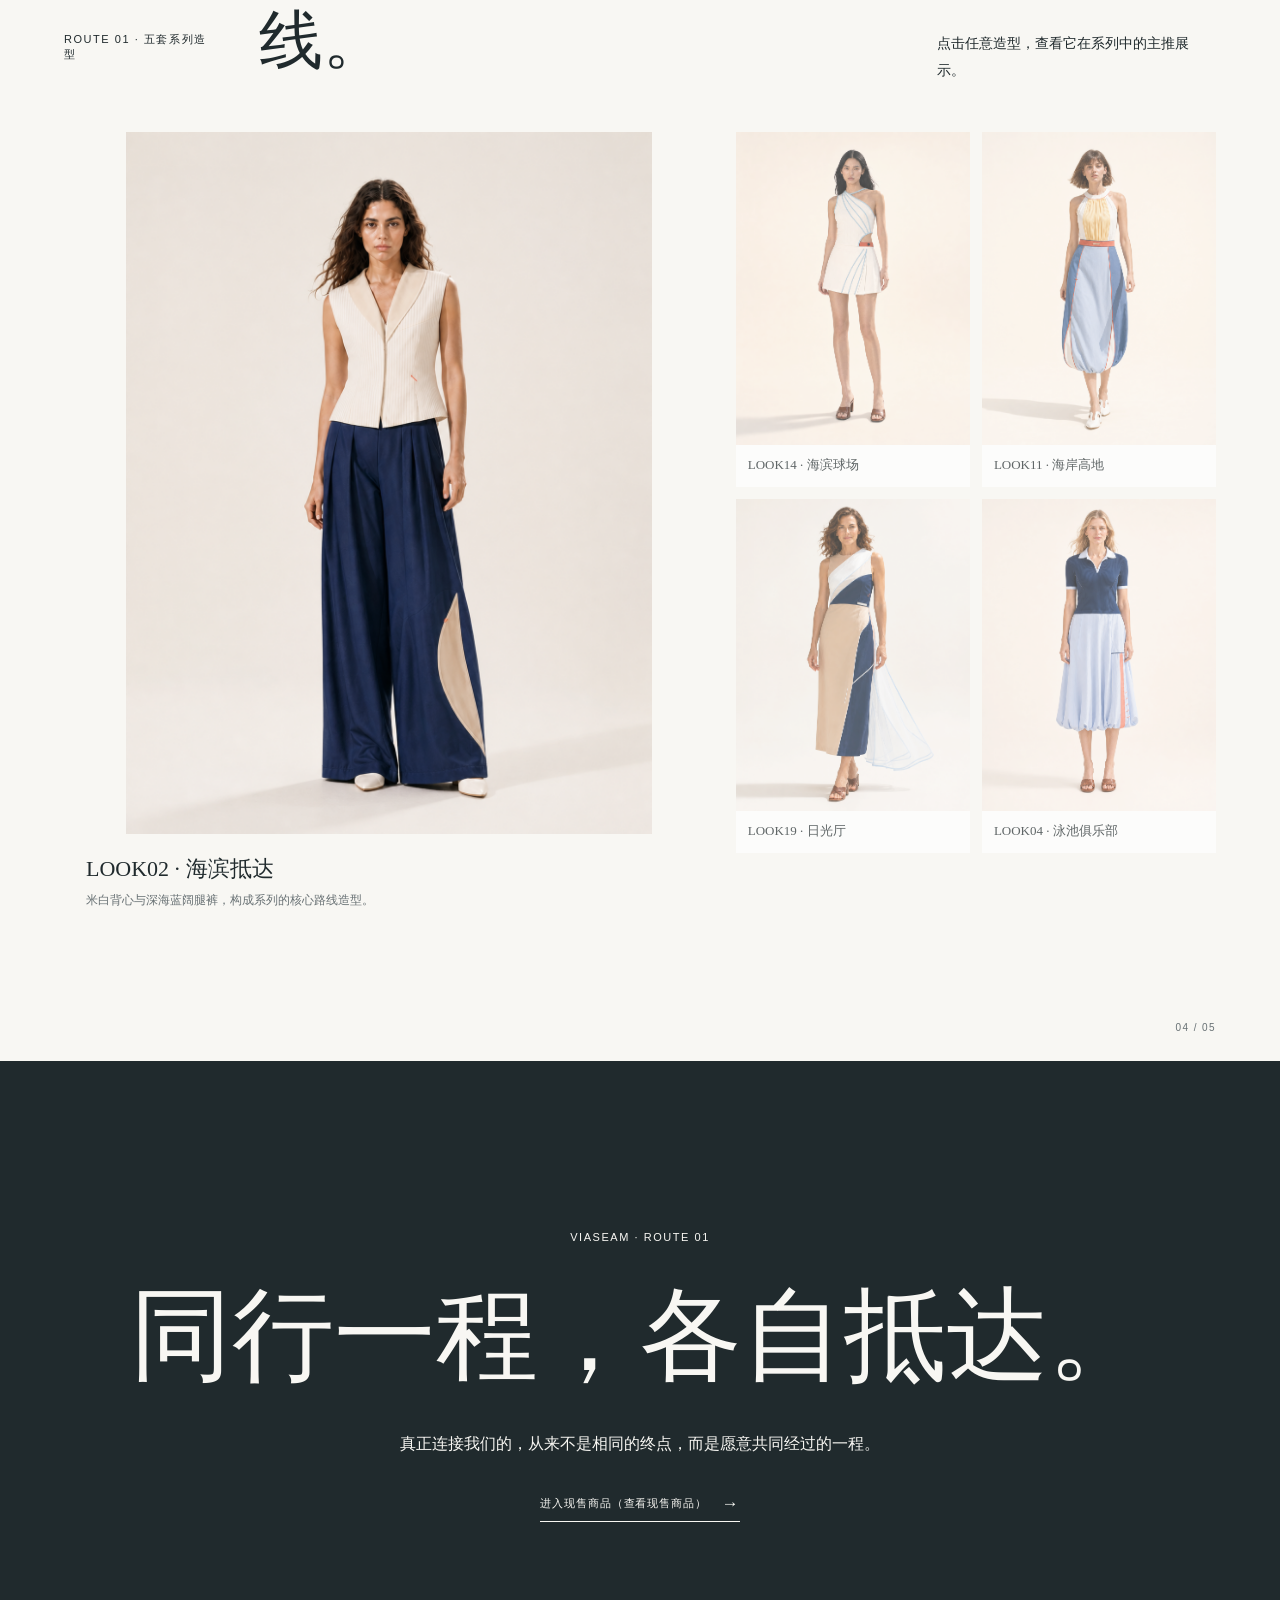
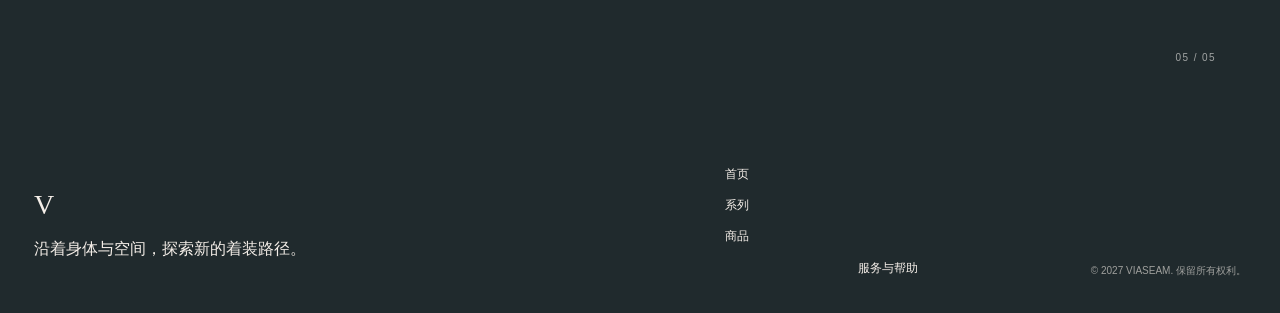
<file: series.html>
<!doctype html><html lang="zh-CN"><head><meta charset="UTF-8"><meta name="viewport" content="width=device-width,initial-scale=1.0"><title>LOOK02 系列｜VIASEAM</title><link rel="stylesheet" href="styles.css"><style>.series-hero{min-height:100vh;padding:130px 8vw 70px;display:grid;grid-template-columns:1fr 1fr;align-items:center;gap:50px}.series-hero h1{font-size:clamp(60px,9vw,140px);font-weight:400;line-height:.95;margin:0 0 28px}.series-hero p:not(.eyebrow){font-size:20px;line-height:1.8}.series-hero img{width:100%;max-height:650px;object-fit:contain;mix-blend-mode:multiply}.series-intro{padding:150px 15vw;display:grid;grid-template-columns:1fr 2fr;gap:60px}.series-intro h2{font-size:clamp(40px,5vw,80px);font-weight:400;line-height:1.15;margin:0}.series-intro>p:last-child{grid-column:2;max-width:580px;font-size:19px;line-height:2}.series-spaces{padding:0 34px 150px;display:grid;grid-template-columns:repeat(3,1fr);gap:14px}.look-gallery{padding:0 8vw 160px}.look-gallery .section-heading{align-items:start}.look-gallery .section-heading img{width:48%;max-height:720px;object-fit:contain;background:#fff}.look-notes{display:flex;align-items:center;justify-content:space-between;border-top:1px solid var(--line);padding-top:25px}.look-notes p{max-width:480px;font-size:16px;line-height:1.8}@media(max-width:800px){.series-hero{min-height:720px;padding:120px 24px 50px;display:flex;flex-direction:column;align-items:flex-start}.series-hero h1{font-size:72px}.series-hero p:not(.eyebrow){font-size:16px}.series-hero img{height:420px}.series-intro{padding:100px 24px;display:block}.series-intro h2{font-size:46px;margin-bottom:35px}.series-intro>p:last-child{font-size:16px}.series-spaces{padding:0 20px 100px;display:flex;overflow-x:auto}.series-spaces .scene-card{min-width:86vw}.look-gallery{padding:0 24px 110px}.look-gallery .section-heading{display:block}.look-gallery .section-heading img{width:100%;margin-top:35px}.look-notes{display:block}.look-notes p{font-size:15px;margin-bottom:30px}}</style></head><body>
<header class="site-header scrolled"><a class="brand-lockup" href="index.html"><span class="brand-mark">V</span><span class="brand-name">VIASEAM</span></a><nav class="desktop-nav"><a href="series.html">系列</a><a href="shop.html">商品</a><a href="#magazine">互动杂志</a><a href="#about">关于 VIASEAM</a></nav><div class="header-actions"><button type="button" data-unavailable>⌕</button><button type="button" data-unavailable>○</button><button type="button" data-unavailable>□</button><a class="menu-toggle" href="index.html">返回</a></div></header>
<main><section class="series-hero rose-panel"><div><p class="eyebrow">VIASEAM 2027 春夏系列</p><h1>沿线而行</h1><p>五套造型，三个空间，一条从身体出发的路径。</p></div><img src="assets/series-look02-front.png" alt="LOOK02 系列造型"></section><section class="series-intro"><p class="eyebrow">LOOK02</p><h2>从海岸抵达身体。</h2><p>系列造型在海风、建筑与行走之间展开。线条不只是装饰，也成为身体与空间相互连接的路径。</p></section><section class="series-spaces"><a class="scene-card" href="#looks"><img src="assets/scene-waterfront.png" alt="抵达海滨"><div><h3>抵达海滨</h3><span>第一空间</span></div></a><a class="scene-card" href="#looks"><img src="assets/scene-club.png" alt="午后俱乐部"><div><h3>午后俱乐部</h3><span>第二空间</span></div></a><a class="scene-card" href="#looks"><img src="assets/scene-corridor.png" alt="沿海回廊"><div><h3>沿海回廊</h3><span>第三空间</span></div></a></section><section class="look-gallery" id="looks"><div class="section-heading"><div><p class="eyebrow">五套系列造型</p><h2>不同动作，相同路径</h2></div><img src="assets/series-look02-quarter.png" alt="LOOK02 系列三分之四侧面造型"></div><div class="look-notes"><p>系列页面先展示整体造型和空间关系。商品信息与购买内容仍然保留在现售商品页中。</p><a class="text-link" href="shop.html">浏览现售商品 <span>↗</span></a></div></section></main>
<footer class="site-footer"><div><span class="footer-mark">V</span><p>沿着身体与空间，探索新的着装路径。</p></div><div class="footer-links"><a href="index.html">首页</a><a href="series.html">系列</a><a href="shop.html">商品</a><button type="button" data-unavailable>服务与帮助</button></div><small>© 2027 VIASEAM. 保留所有权利。</small></footer><div class="unavailable-modal" data-modal aria-hidden="true"><div class="modal-card"><span class="modal-mark">V</span><h2>服务暂未开通</h2><p>该功能正在准备中，页面内容会在后续逐步完善。</p><button type="button" data-modal-close>返回上一页</button></div></div><script src="script.js?v=20260806-series-v3"></script></body></html>
</file>
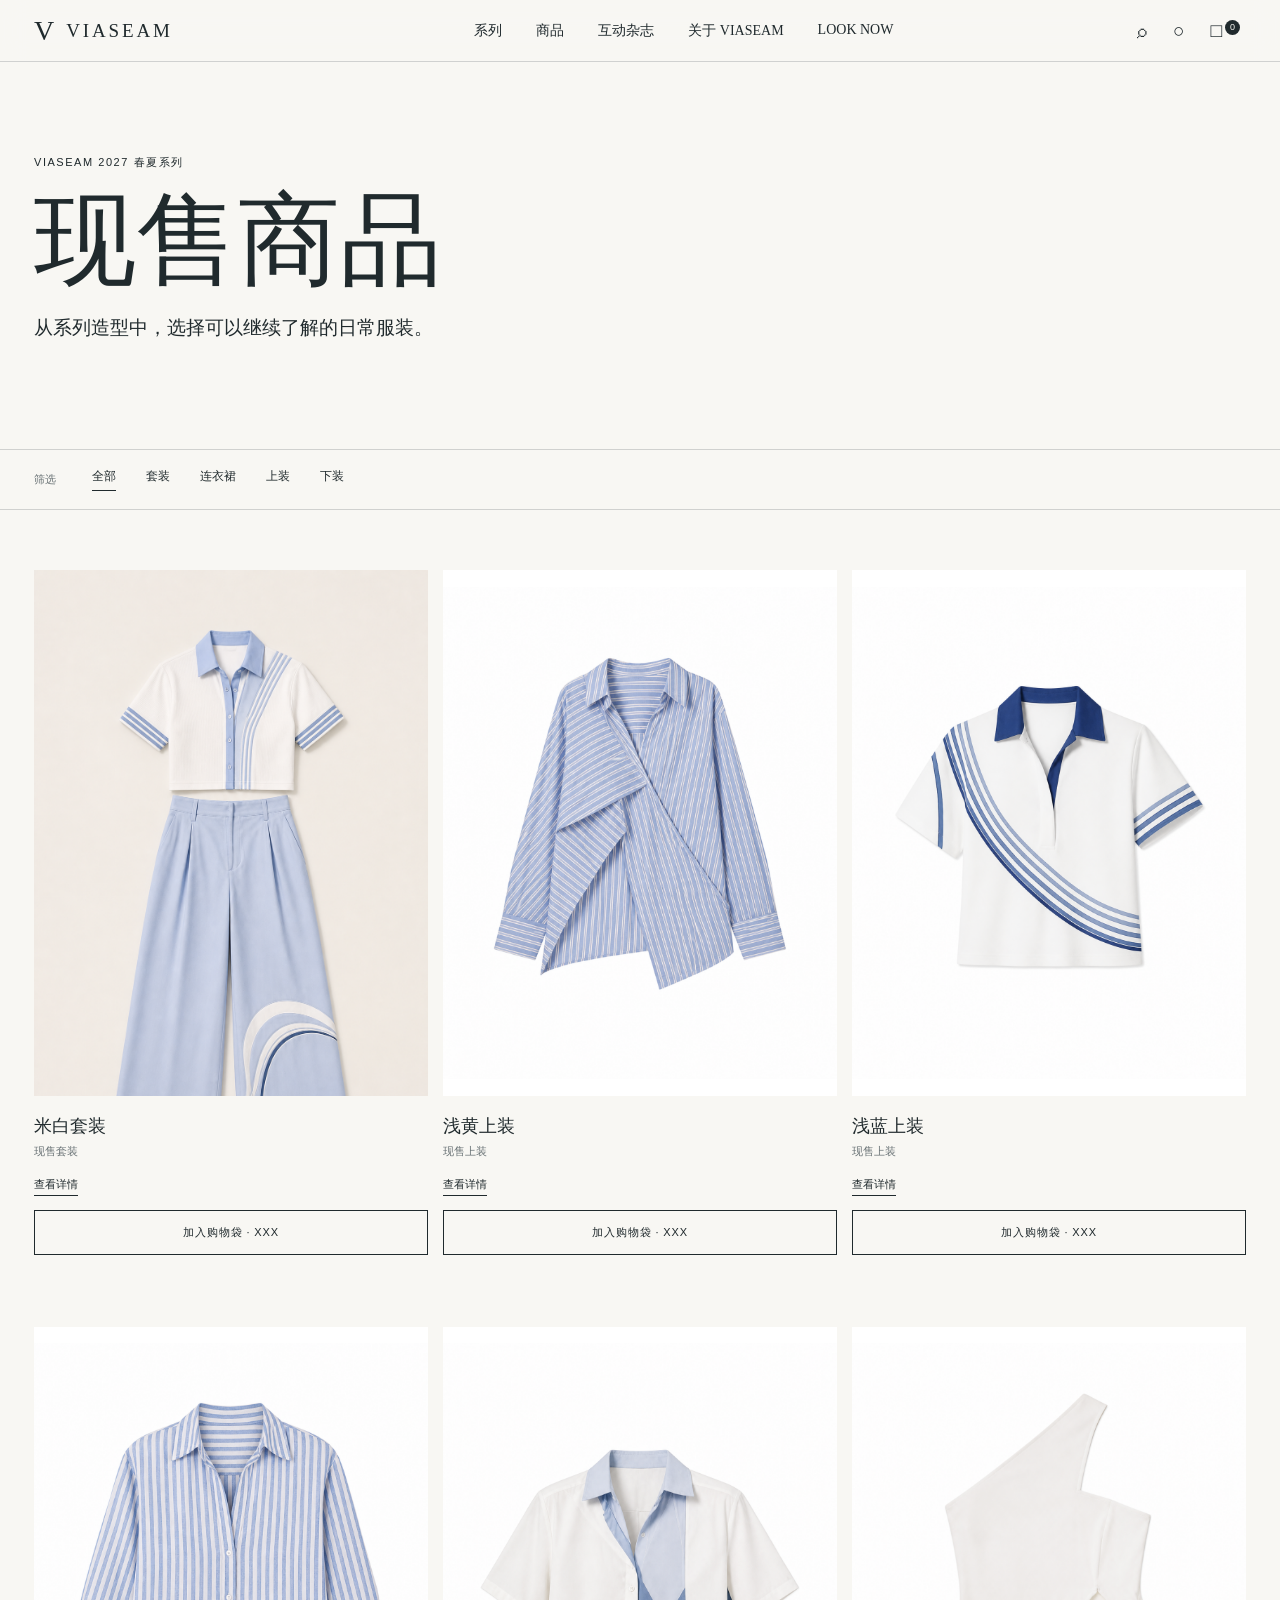
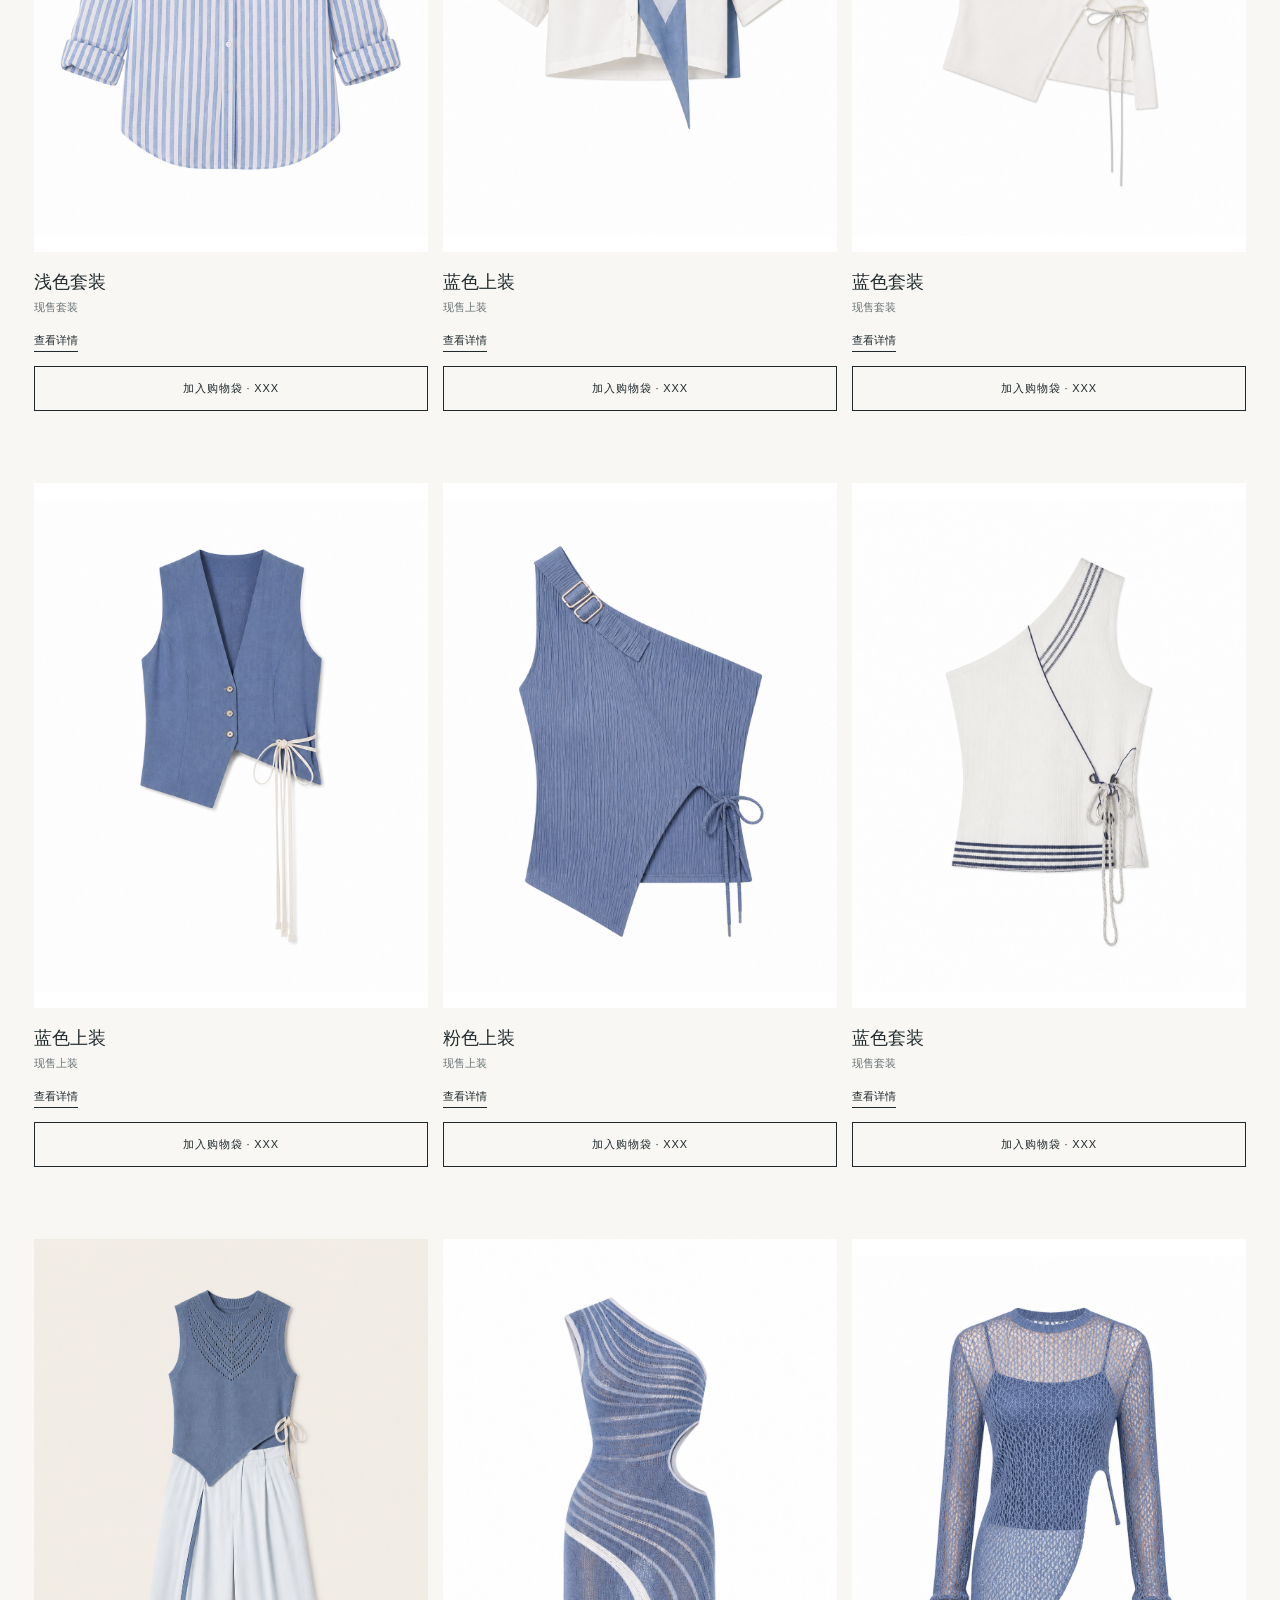
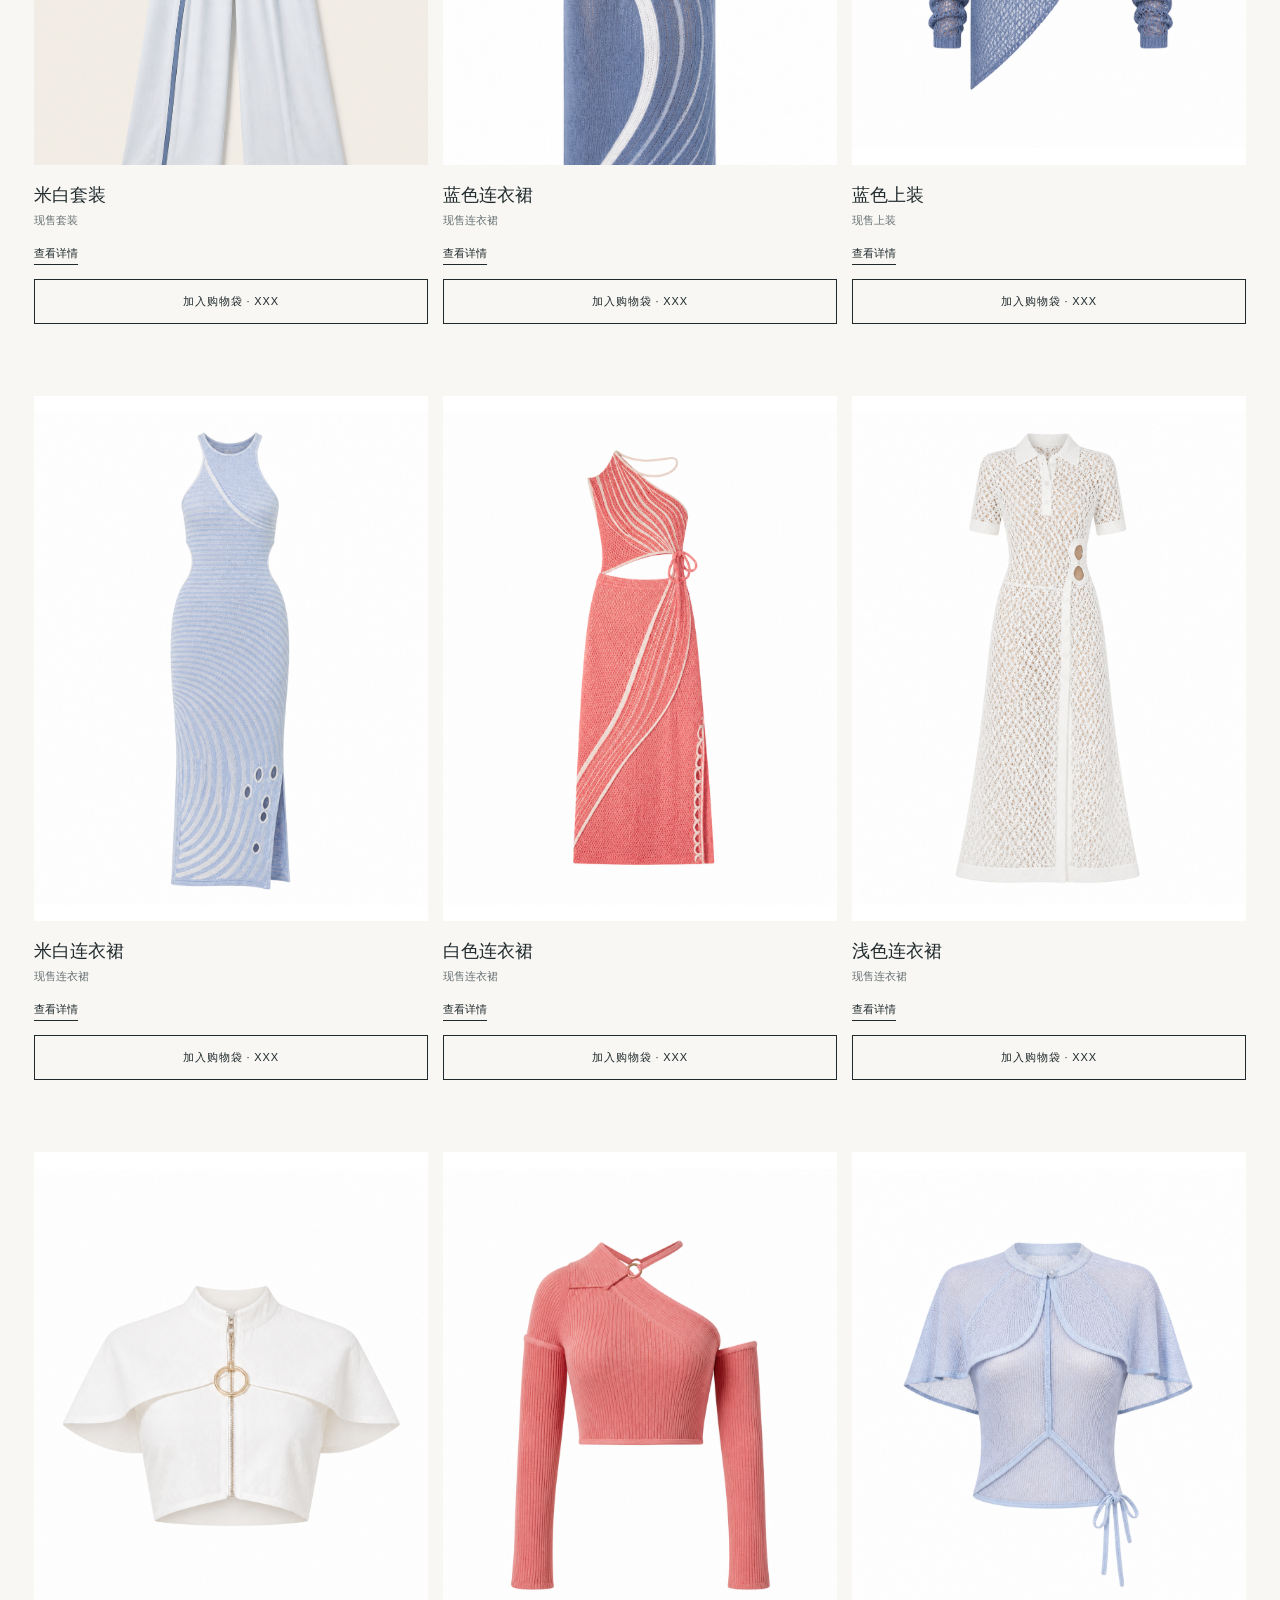
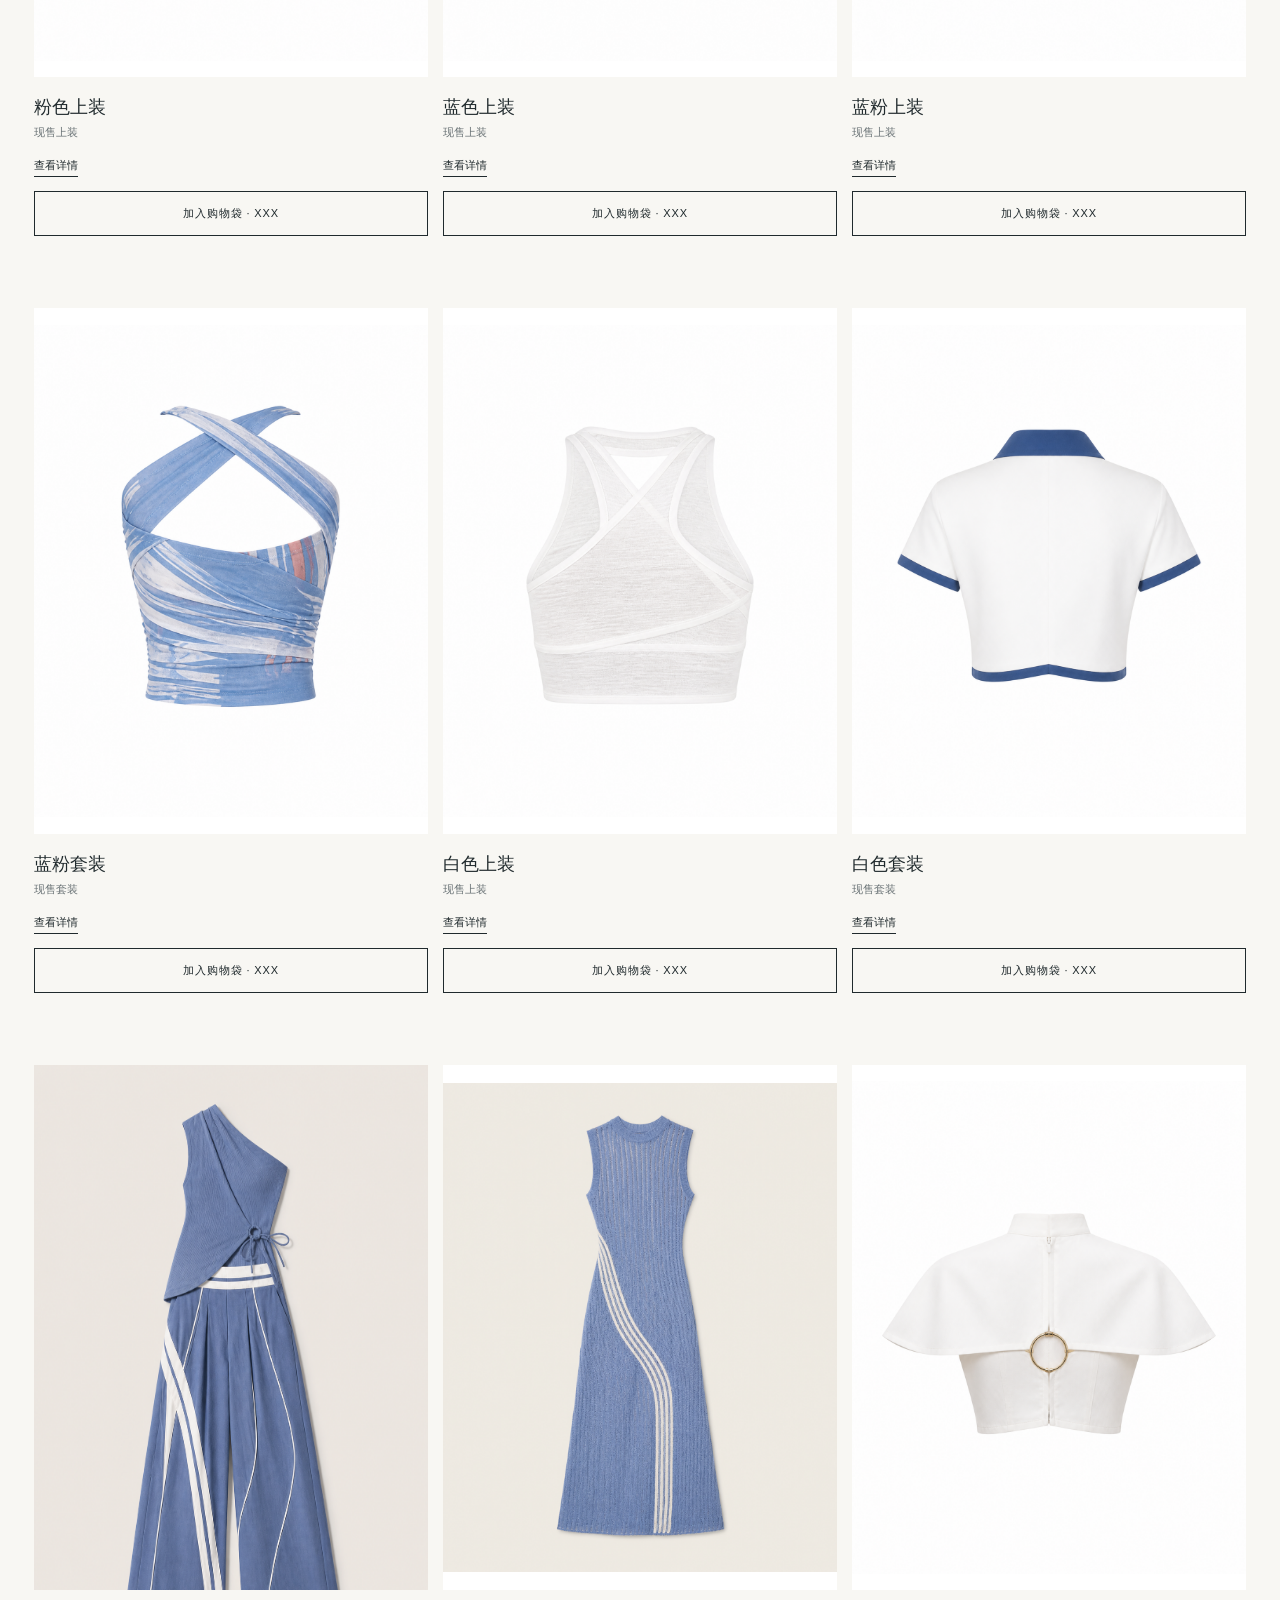
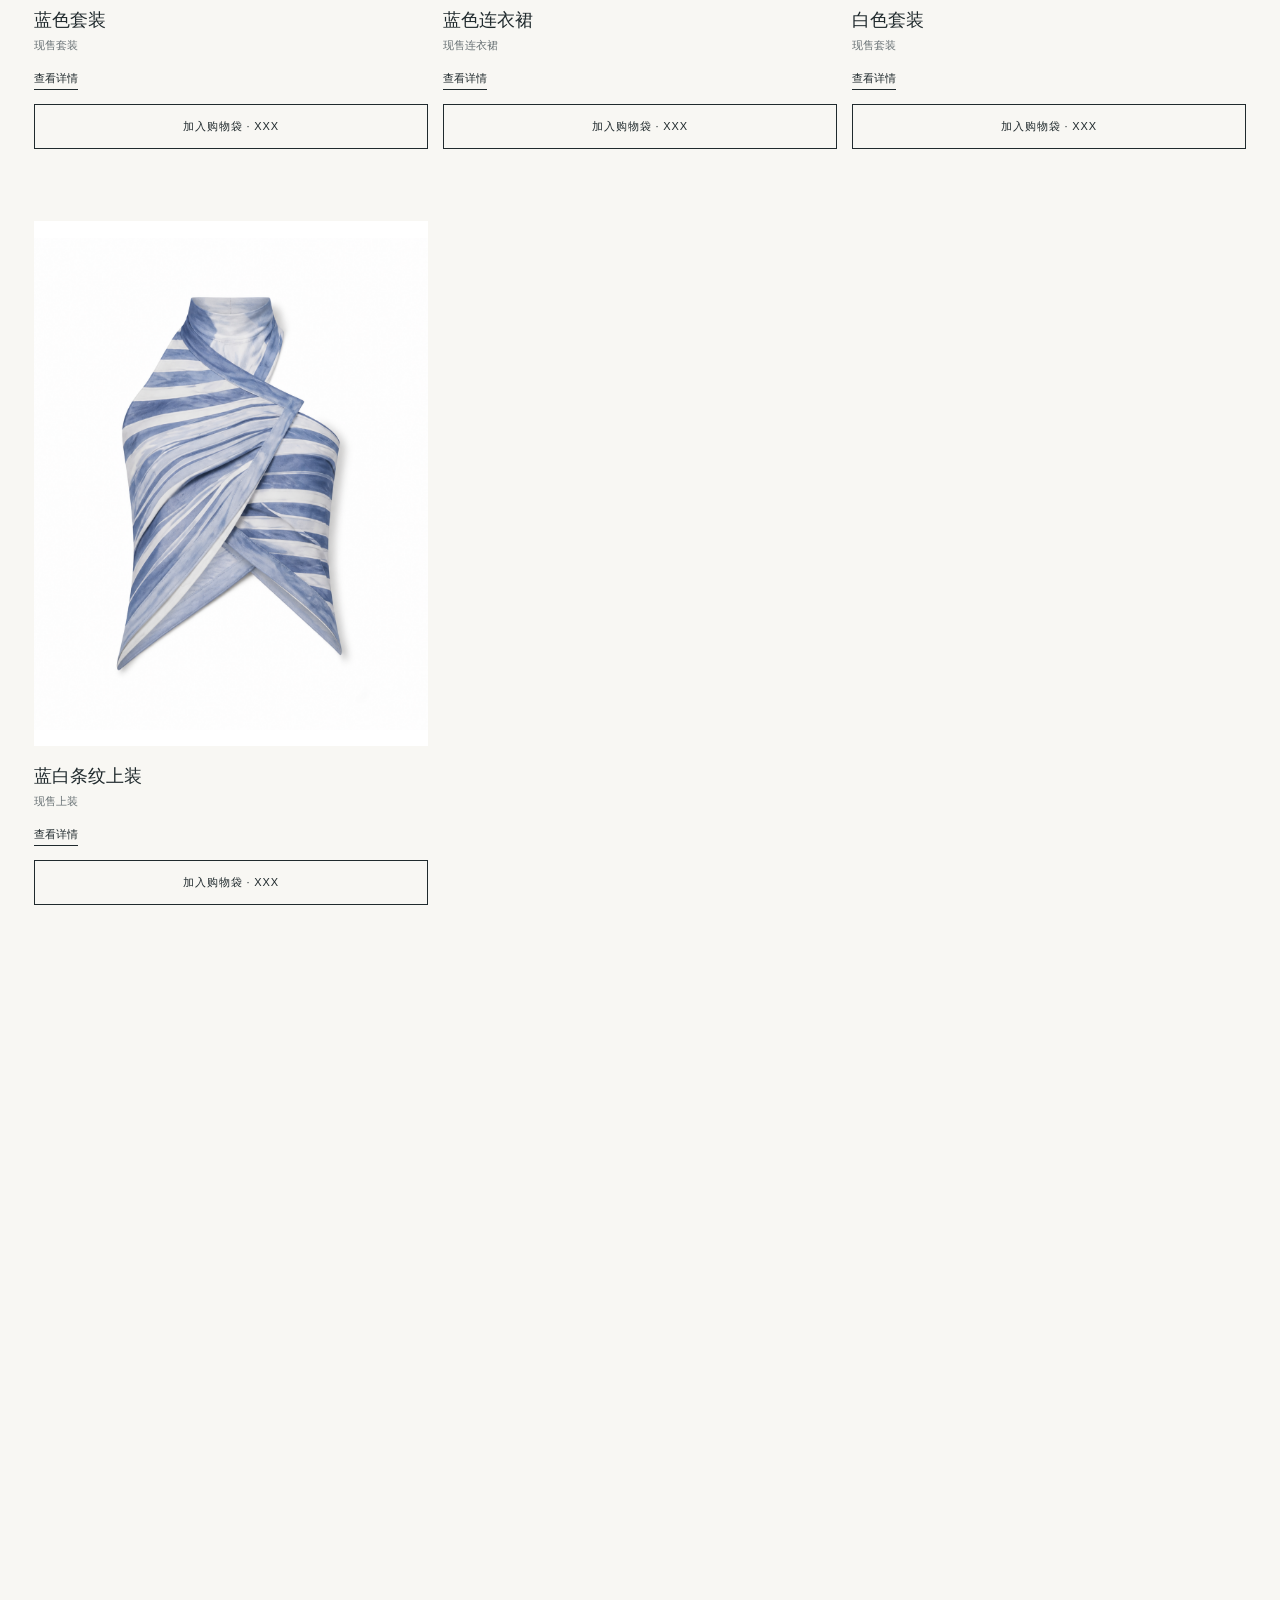
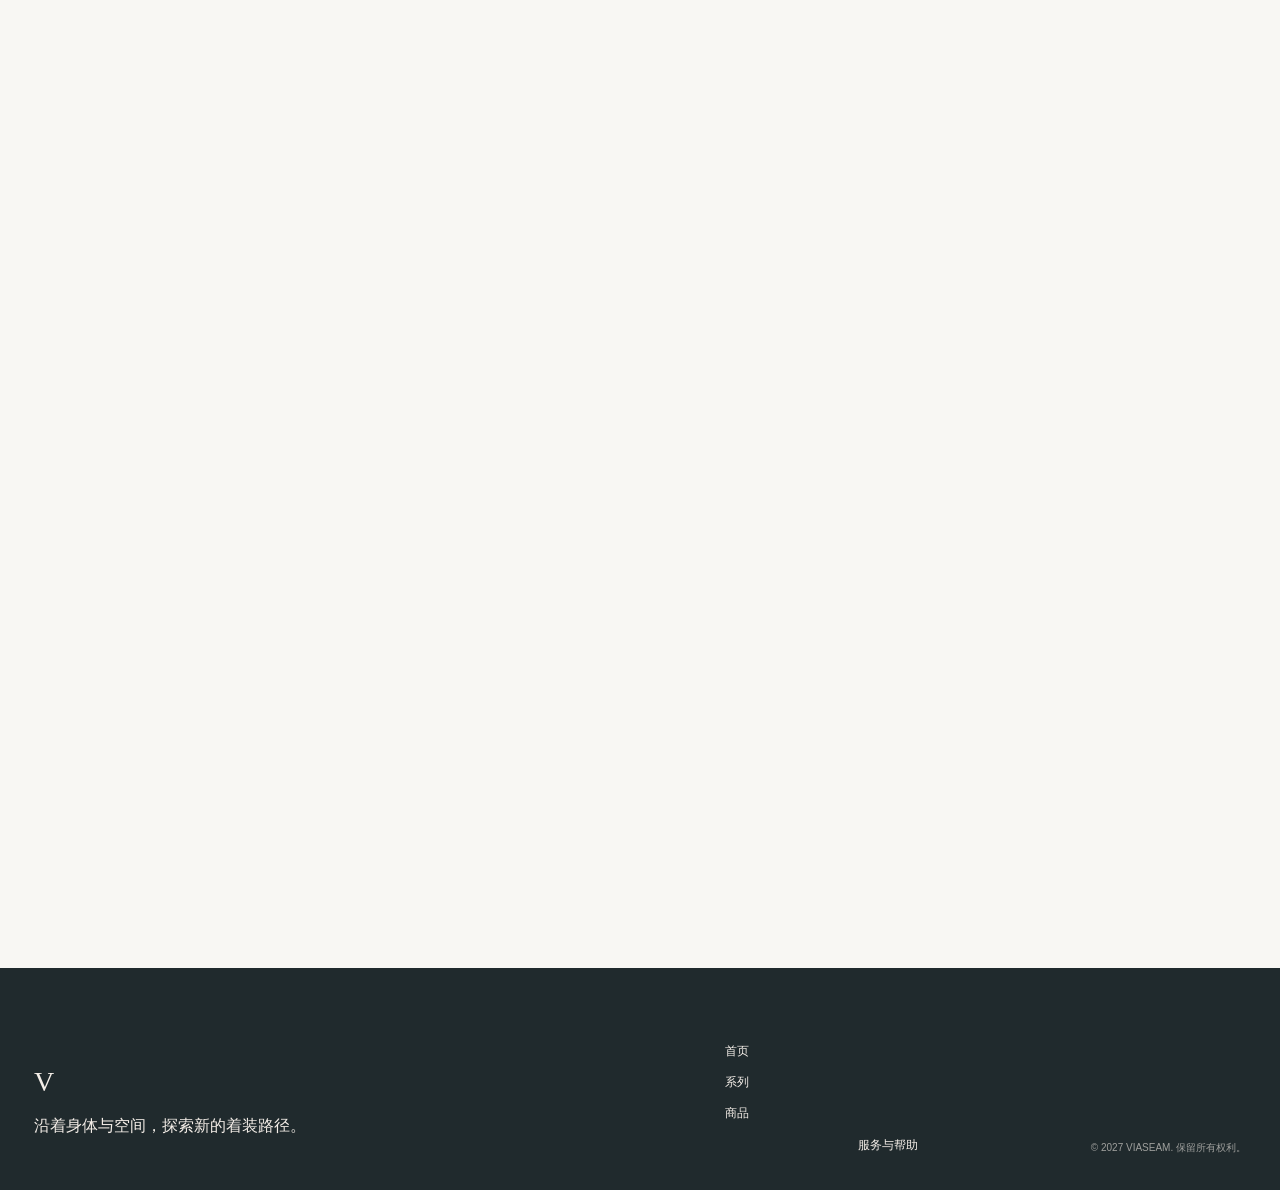
<file: shop.html>
<!doctype html><html lang="zh-CN"><head><meta charset="UTF-8"><meta name="viewport" content="width=device-width,initial-scale=1.0"><title>现售商品｜VIASEAM</title><link rel="stylesheet" href="styles.css"><style>.shop-hero{padding:155px 34px 85px;background:var(--paper)}.shop-hero h1{font-size:clamp(55px,8vw,125px);font-weight:400;line-height:.95;margin:0 0 22px}.shop-hero p:not(.eyebrow){font-size:19px;line-height:1.8;max-width:480px}.filters{position:sticky;top:62px;z-index:10;background:rgba(248,247,243,.94);backdrop-filter:blur(12px);border-top:1px solid var(--line);border-bottom:1px solid var(--line);padding:18px 34px;display:flex;gap:30px;align-items:center}.filter-label{font-family:var(--sans);font-size:11px;color:var(--muted);margin-right:6px}.filter-button{font-family:var(--sans);font-size:12px;padding:0 0 5px;border-bottom:1px solid transparent}.filter-button.is-active{border-color:var(--ink)}.shop-grid{padding:60px 34px 150px;display:grid;grid-template-columns:repeat(3,1fr);gap:72px 15px}.shop-card .product-image{aspect-ratio:3/4}.shop-card h2{font-size:18px;font-weight:400;margin:18px 0 6px}.shop-card p{font-family:var(--sans);font-size:11px;color:var(--muted);margin:0 0 15px}.shop-card a{font-family:var(--sans);font-size:11px;border-bottom:1px solid currentColor;padding-bottom:5px}@media(max-width:800px){.shop-hero{padding:115px 20px 70px}.shop-hero h1{font-size:72px}.shop-hero p:not(.eyebrow){font-size:16px}.filters{top:62px;overflow-x:auto;padding:16px 20px;gap:20px;white-space:nowrap}.filter-label{display:none}.shop-grid{padding:45px 20px 100px;display:grid;grid-template-columns:1fr;gap:55px}.shop-card h2{font-size:20px}}</style></head><body>
<header class="site-header scrolled"><a class="brand-lockup" href="index.html"><span class="brand-mark">V</span><span class="brand-name">VIASEAM</span></a><nav class="desktop-nav"><a href="series.html">系列</a><a class="active-link" href="shop.html">商品</a><a href="#unavailable">互动杂志</a><a href="#unavailable">关于 VIASEAM</a></nav><div class="header-actions"><button type="button" data-unavailable>⌕</button><button type="button" data-unavailable>○</button><button type="button" data-unavailable>□</button><a class="menu-toggle" href="index.html">返回</a></div></header>
<main><section class="shop-hero"><p class="eyebrow">VIASEAM 2027 春夏系列</p><h1>现售商品</h1><p>从系列造型中，选择可以继续了解的日常服装。</p></section><div class="filters"><span class="filter-label">筛选</span><button class="filter-button is-active" data-filter="all">全部</button><button class="filter-button" data-filter="套装">套装</button><button class="filter-button" data-filter="连衣裙">连衣裙</button><button class="filter-button" data-filter="上装">上装</button><button class="filter-button" data-filter="下装">下装</button></div><section class="shop-grid" data-shop-grid></section></main>
<footer class="site-footer"><div><span class="footer-mark">V</span><p>沿着身体与空间，探索新的着装路径。</p></div><div class="footer-links"><a href="index.html">首页</a><a href="series.html">系列</a><a href="shop.html">商品</a><button type="button" data-unavailable>服务与帮助</button></div><small>© 2027 VIASEAM. 保留所有权利。</small></footer><div class="unavailable-modal" data-modal aria-hidden="true"><div class="modal-card"><span class="modal-mark">V</span><h2>服务暂未开通</h2><p>该功能正在准备中，页面内容会在后续逐步完善。</p><button type="button" data-modal-close>返回上一页</button></div></div>
<script src="script.js"></script><script>const products=[['01','look-01-product-front.png','米白套装','套装'],['02','look-02-top-front-white.png','浅黄上装','上装'],['03','look-03-top-front-white.png','浅蓝上装','上装'],['04','look-04-top-front-white.png','浅色套装','套装'],['05','look-05-top-front-white.png','蓝色上装','上装'],['06','look-06-top-front-white.png','蓝色套装','套装'],['07','look-07-top-front-white.png','蓝色上装','上装'],['08','look-08-top-front-white.png','粉色上装','上装'],['09','look-09-top-front-white.png','蓝色套装','套装'],['10','look-10-product-front.png','米白套装','套装'],['11','look-11-dress-front-white.png','蓝色连衣裙','连衣裙'],['12','look-12-top-front-white.png','蓝色上装','上装'],['13','look-13-dress-front-white.png','米白连衣裙','连衣裙'],['14','look-14-dress-front-white.png','白色连衣裙','连衣裙'],['15','look-15-dress-front-white.png','浅色连衣裙','连衣裙'],['16','look-16-top-front-white.png','粉色上装','上装'],['17','look-17-top-front-white.png','蓝色上装','上装'],['18','look-18-top-front-white.png','蓝粉上装','上装'],['19','look-19-top-back-white.png','蓝粉套装','套装'],['20','look-20-top-back-white.png','白色上装','上装'],['21','look-21-top-back-white.png','白色套装','套装'],['22','look-22-product-front.png','蓝色套装','套装'],['23','look-23-product-front.png','蓝色连衣裙','连衣裙'],['24','look-24-top-back-white.png','白色套装','套装'],['25','look-25-top-back-white.png','蓝白条纹上装','上装']];const grid=document.querySelector('[data-shop-grid]');function render(filter='all'){grid.innerHTML=products.filter(p=>filter==='all'||p[3]===filter).map(p=>`<article class="shop-card reveal" data-cat="${p[3]}"><div class="product-image"><img src="assets/products/${p[1]}" alt="${p[2]}"></div><h2>${p[2]}</h2><p>现售${p[3]}</p><a href="#unavailable">查看详情</a></article>`).join('');document.querySelectorAll('.reveal').forEach(e=>e.classList.add('is-visible'))}render();document.querySelectorAll('[data-filter]').forEach(b=>b.addEventListener('click',()=>{document.querySelectorAll('[data-filter]').forEach(x=>x.classList.remove('is-active'));b.classList.add('is-active');render(b.dataset.filter)}));</script></body></html>
</file>
<file: magazine/style.css>
﻿@font-face{font-family:ViaSerif;src:local("Cormorant Garamond"),local("Baskerville"),local("Times New Roman")}
:root{--ink:#17202a;--muted:#657180;--paper:#f4f2ed;--line:rgba(23,32,42,.18);--accent:#d8d5c8;--blue:#355b83;--shadow:0 32px 80px rgba(19,27,36,.18)}
*{box-sizing:border-box}html{scroll-behavior:smooth}body{margin:0;color:var(--ink);background:#eeeae3;font-family:Arial,"Microsoft YaHei",sans-serif;letter-spacing:.03em}button,a{font:inherit;color:inherit}button{cursor:pointer;border:0;background:none}a{text-decoration:none}.site-shell{max-width:1440px;margin:auto;overflow:hidden;background:var(--paper);position:relative}.ambient{position:fixed;border-radius:50%;filter:blur(35px);pointer-events:none;opacity:.22;z-index:0}.ambient-one{width:420px;height:420px;background:#cad7db;top:12%;right:-180px}.ambient-two{width:300px;height:300px;background:#d9b0a5;bottom:8%;left:-130px}.site-header{height:78px;display:flex;align-items:center;justify-content:space-between;padding:0 5vw;border-bottom:1px solid var(--line);position:relative;z-index:4}.brand-mark{font-weight:800;letter-spacing:.16em;font-size:15px}.brand-mark span{font-size:8px;vertical-align:top;margin-left:3px}.header-meta,.download-link{font-size:10px;letter-spacing:.13em;line-height:1.7}.header-meta{text-align:center;color:var(--muted)}.header-meta small{font-size:8px}.download-link{border-bottom:1px solid var(--ink);padding-bottom:3px}.hero{min-height:calc(100vh - 78px);display:grid;grid-template-columns:1fr minmax(320px,38vw) 1fr;align-items:center;gap:5vw;padding:9vh 6vw;position:relative;z-index:1}.hero-copy{position:relative;z-index:2}.eyebrow{font-size:10px;letter-spacing:.2em;color:var(--muted);margin:0 0 18px}.hero h1{font-family:ViaSerif,serif;font-size:clamp(60px,10vw,150px);font-weight:400;letter-spacing:.05em;line-height:.82;margin:0 0 30px}.hero-title{font-size:14px;line-height:1.9;margin:0 0 32px}.hero-title em,h2 em{font-family:ViaSerif,serif;font-size:1.1em;letter-spacing:.04em}.enter-button{border:1px solid var(--ink);padding:15px 20px;font-size:11px;letter-spacing:.16em;transition:.35s;background:rgba(244,242,237,.45)}.enter-button:hover{background:var(--ink);color:var(--paper)}.enter-button span{margin-left:28px}.cover-frame{position:relative;box-shadow:var(--shadow);transform:rotate(1.7deg);transition:transform .6s}.cover-frame:hover{transform:rotate(0) translateY(-8px)}.cover-frame img{width:100%;display:block}.cover-spine{position:absolute;width:12px;left:0;top:0;bottom:0;background:linear-gradient(90deg,rgba(0,0,0,.22),transparent);opacity:.45}.scroll-note{align-self:end;font-size:9px;letter-spacing:.18em;color:var(--muted);writing-mode:vertical-rl;justify-self:end}.wave{position:absolute;pointer-events:none}.wave-hero{left:0;right:0;bottom:8%;height:130px;overflow:hidden;opacity:.5}.wave i{display:block;position:absolute;left:-10%;width:120%;height:80px;border-top:1px solid var(--blue);border-radius:50%;transform:rotate(-4deg)}.wave i:nth-child(1){top:15px}.wave i:nth-child(2){top:45px;transform:rotate(3deg);border-color:#c67b70}.wave i:nth-child(3){top:75px;transform:rotate(-2deg)}.is-hidden{display:none}.magazine-section,.looks-section,.campaign-section{position:relative;z-index:1;padding:11vh 6vw 12vh}.section-heading{display:flex;justify-content:space-between;align-items:end;gap:30px;margin-bottom:42px}.section-heading h2,.campaign-section h2{font-family:ViaSerif,serif;font-size:clamp(38px,5vw,72px);font-weight:400;line-height:.95;margin:0}.section-heading h2 em{font-size:.55em;color:var(--muted);display:block;margin-top:15px}.quick-nav{display:flex;gap:18px}.quick-nav button{font-size:10px;letter-spacing:.15em;color:var(--muted);border-bottom:1px solid var(--line);padding-bottom:8px}.book-wrap{display:flex;align-items:center;justify-content:center;gap:22px}.book{width:min(960px,75vw);aspect-ratio:2/1.38;display:grid;grid-template-columns:1fr 1fr;position:relative;filter:drop-shadow(0 24px 24px rgba(20,25,32,.18));perspective:1800px}.book-shadow{position:absolute;inset:5% 3%;background:rgba(25,32,38,.24);filter:blur(18px);z-index:-2}.spine-shadow{position:absolute;top:0;bottom:0;left:50%;width:20px;transform:translateX(-50%);background:linear-gradient(90deg,rgba(0,0,0,.16),rgba(255,255,255,.15),rgba(0,0,0,.14));z-index:3;pointer-events:none}.page-slot{overflow:hidden;background:#fff;position:relative;box-shadow:inset 0 0 14px rgba(0,0,0,.1)}.page-slot:first-of-type{border-radius:7px 0 0 7px}.page-slot:nth-of-type(2){border-radius:0 7px 7px 0}.page-slot img{width:100%;height:100%;object-fit:cover;display:block}.page-slot:first-of-type img{object-position:right}.turn-sheet{position:absolute;top:0;bottom:0;width:50%;right:0;background:#fff url("assets/pages/page-02.jpg") center/cover;transform-origin:left center;z-index:5;display:none;box-shadow:-12px 0 22px rgba(0,0,0,.18);will-change:transform}.turn-sheet.is-turning{display:block;animation:turn .48s cubic-bezier(.2,.68,.24,1) forwards}@keyframes turn{0%{transform:rotateY(0)}100%{transform:rotateY(-180deg)}}.book-arrow{font-size:32px;color:var(--muted);padding:15px;transition:.25s}.book-arrow:hover{color:var(--ink);transform:scale(1.15)}.book-controls{display:grid;grid-template-columns:auto 1fr auto;gap:24px;align-items:center;margin:22px auto 0;width:min(960px,75vw);font-size:10px;letter-spacing:.12em;color:var(--muted)}.progress-track{height:2px;background:var(--line);position:relative}.progress-track span{display:block;height:100%;width:7%;background:var(--blue);transition:.35s}.hint{font-size:9px}.looks-section{background:var(--looks-bg,var(--paper));border-top:1px solid var(--line);border-bottom:1px solid var(--line);transition:background-color .35s ease}.section-heading-tight{margin-bottom:22px}.section-intro{font-size:12px;line-height:1.8;color:var(--muted);text-align:right}.palette{display:flex;align-items:center;gap:11px;margin:10px 0 35px;font-size:9px;letter-spacing:.16em;color:var(--muted)}.swatch{width:22px;height:22px;border-radius:50%;background:var(--swatch);border:1px solid rgba(23,32,42,.3);transition:.25s}.swatch:hover,.swatch.active{transform:scale(1.25);box-shadow:0 0 0 3px var(--paper),0 0 0 4px var(--ink)}#colorName{font-size:9px;margin-left:9px;color:var(--ink)}.look-grid{display:grid;grid-template-columns:repeat(5,1fr);gap:14px}.look-card{min-width:0;background:#fff;box-shadow:0 14px 35px rgba(25,30,40,.1);position:relative;overflow:hidden;transition:.4s}.look-card:hover{transform:translateY(-8px)}.look-image{aspect-ratio:3/4;position:relative;overflow:hidden;background:#fff}.look-image img{width:100%;height:100%;object-fit:contain;display:block;filter:none;transition:transform .5s}.look-card:hover .look-image img{transform:scale(1.025)}.look-info{position:absolute;inset:auto 0 0;padding:44px 15px 14px;color:#fff;background:linear-gradient(transparent,rgba(11,18,26,.86));transform:translateY(54px);transition:.4s}.look-card:hover .look-info,.look-card:focus-within .look-info{transform:translateY(0)}.look-info h3{font-family:ViaSerif,serif;font-size:24px;font-weight:400;margin:0 0 12px}.look-info p{font-size:10px;line-height:1.7;margin:3px 0}.look-info b{font-weight:400;color:#d7e0e5}.look-number{position:absolute;top:12px;left:14px;z-index:2;color:var(--ink);font-size:10px;letter-spacing:.15em}.campaign-section{display:grid;grid-template-columns:minmax(230px,.8fr) minmax(380px,1.2fr);gap:8vw;background:#e2e8e8}.campaign-sticky{position:sticky;top:70px;height:max-content}.campaign-section h2{font-size:clamp(60px,8vw,120px);line-height:.82;margin-bottom:26px}.campaign-sticky>p:not(.eyebrow){font-size:13px;line-height:2;color:var(--muted);max-width:310px}.campaign-route{display:flex;align-items:center;gap:7px;margin-top:45px;color:var(--muted);font-size:9px;white-space:nowrap}.campaign-route i{width:22px;border-top:1px solid var(--line)}.route-dot{width:7px;height:7px;border-radius:50%;background:var(--line)}.route-dot.active{background:var(--blue)}.campaign-story{display:grid;gap:28vh}.campaign-frame{position:relative;min-height:62vh;display:flex;align-items:end;overflow:hidden}.campaign-frame img{width:100%;max-height:68vh;object-fit:cover;box-shadow:var(--shadow);transform:translateY(48px);opacity:0;transition:.7s}.campaign-frame.is-visible img{transform:translateY(0);opacity:1}.campaign-caption{position:absolute;left:20px;bottom:20px;background:rgba(244,242,237,.88);padding:15px 18px;max-width:250px}.campaign-caption strong{display:block;font-family:ViaSerif,serif;font-size:24px;font-weight:400;margin-bottom:6px}.campaign-caption span{font-size:9px;letter-spacing:.16em;color:var(--muted)}.site-footer{padding:32px 6vw;display:flex;justify-content:space-between;gap:20px;border-top:1px solid var(--line);font-size:9px;letter-spacing:.12em;position:relative;z-index:1}
@media(max-width:900px){.hero{grid-template-columns:1fr;min-height:auto;padding:10vh 9vw 13vh;gap:30px}.hero-copy{order:2}.cover-frame{order:1;width:min(80vw,440px);justify-self:center}.scroll-note{order:3;writing-mode:initial;justify-self:start}.hero h1{font-size:22vw}.section-heading{align-items:start;flex-direction:column}.quick-nav{margin-top:4px}.book-wrap{gap:4px}.book{width:92vw}.book-arrow{font-size:24px;padding:8px}.book-controls{width:92vw;grid-template-columns:auto 1fr;gap:12px}.hint{grid-column:1/-1}.looks-section,.campaign-section,.magazine-section{padding-left:5vw;padding-right:5vw}.look-grid{grid-template-columns:repeat(2,1fr);gap:14px}.look-card:last-child{grid-column:span 2;width:50%;justify-self:center}.campaign-section{grid-template-columns:1fr;gap:50px}.campaign-sticky{position:relative;top:0}.campaign-story{gap:15vh}.campaign-frame{min-height:50vh}.site-footer{flex-direction:column}.header-meta{display:none}.download-link{font-size:8px}}
@media(max-width:560px){.site-header{padding:0 5vw;height:62px}.brand-mark{font-size:12px}.hero{padding-top:7vh}.hero-title{font-size:12px}.section-heading h2{font-size:48px}.palette{flex-wrap:wrap}.palette span{width:100%;margin-bottom:5px}.look-grid{grid-template-columns:1fr 1fr}.look-card:last-child{width:100%;grid-column:auto}.look-info{transform:translateY(0);position:relative;background:var(--ink);padding:14px}.look-info h3{font-size:20px}.campaign-route{gap:4px;font-size:8px}.campaign-route i{width:10px}.page-slot{border-radius:3px!important}.book{aspect-ratio:2/1.38}.book-controls{font-size:8px}.section-intro{text-align:left}}
.look-now-section {
  padding: 11vh 6vw 12vh;
  background: #eadfe0;
  border-top: 1px solid var(--line);
  border-bottom: 1px solid var(--line);
  position: relative;
  overflow: hidden;
}

.look-now-section::after {
  content: "";
  position: absolute;
  width: 70%;
  height: 150px;
  right: -12%;
  bottom: 6%;
  border-top: 1px solid rgba(142, 103, 111, .32);
  border-radius: 50%;
  transform: rotate(-5deg);
  pointer-events: none;
}

.look-now-panel {
  margin-top: 3rem;
  padding: 2.5rem 2.8rem;
  border: 1px solid var(--line);
  background: rgba(249, 244, 243, .52);
  position: relative;
  z-index: 1;
}

.look-now-status,
.look-now-error {
  min-height: 4rem;
  display: grid;
  place-items: center;
  color: rgba(20, 30, 32, .68);
}

.look-now-weather {
  display: grid;
  grid-template-columns: 1fr auto 1fr;
  align-items: end;
  gap: 2rem;
  padding: 1.5rem 0;
  border-top: 1px solid rgba(20, 30, 32, .3);
  border-bottom: 1px solid rgba(20, 30, 32, .3);
}

.look-now-location {
  display: flex;
  flex-direction: column;
  gap: .45rem;
}

.look-now-location strong {
  font-size: clamp(2rem, 5vw, 4rem);
  font-weight: 400;
  line-height: 1;
}

.look-now-temperature {
  font-size: clamp(4rem, 10vw, 8rem);
  font-weight: 300;
  line-height: .78;
  letter-spacing: -.08em;
}

.look-now-temperature sup {
  margin-left: .15em;
  font-size: .3em;
  letter-spacing: 0;
  vertical-align: top;
}

.look-now-details {
  display: flex;
  flex-direction: column;
  gap: .4rem;
  justify-self: end;
  font-size: .85rem;
  text-align: right;
}

.look-now-note {
  margin: 2rem 0 0;
  max-width: 32rem;
  font-size: 1.1rem;
  font-family: ViaSerif, serif;
  font-size: 1.35rem;
  line-height: 1.35;
}

.look-now-header-link {
  border-bottom: 1px solid var(--ink);
  padding-bottom: 3px;
  font-size: 10px;
  letter-spacing: .13em;
  white-space: nowrap;
}

.look-now-header-link span {
  margin-left: .7rem;
  color: var(--blue);
}

@media (max-width: 720px) {
  .look-now-panel {
    padding: 1.5rem;
  }

  .look-now-weather {
    grid-template-columns: 1fr;
    align-items: start;
  }

  .look-now-details {
    justify-self: start;
    text-align: left;
  }
}

@media (max-width: 900px) {
  .look-now-section {
    padding-left: 5vw;
    padding-right: 5vw;
  }

  .look-now-header-link {
    font-size: 8px;
  }
}
.back-to-viaseam{position:fixed;z-index:80;left:24px;bottom:22px;padding:10px 13px;border:1px solid rgba(32,42,45,.2);background:rgba(248,247,243,.82);backdrop-filter:blur(10px);color:#202a2d;font:10px/1.2 Arial,sans-serif;letter-spacing:.1em;text-decoration:none;transition:background .25s ease,color .25s ease}.back-to-viaseam:hover{background:#202a2d;color:#f8f7f3}@media(max-width:560px){.back-to-viaseam{left:14px;bottom:14px}}
.reader-open{overflow:hidden}.real-reader{position:fixed;inset:0;z-index:999;display:grid;place-items:center;background:#07090b;color:#f7f4ee;opacity:0;visibility:hidden;pointer-events:none;transition:opacity .42s ease,visibility .42s ease}.real-reader.is-open{opacity:1;visibility:visible;pointer-events:auto}.reader-backdrop{position:absolute;inset:0;background:radial-gradient(ellipse at center,rgba(45,53,61,.48),rgba(2,3,4,.96) 72%)}.reader-close{position:absolute;z-index:8;left:26px;top:22px;width:36px;height:36px;border:1px solid rgba(255,255,255,.28);border-radius:50%;color:#fff;font:300 25px/32px Arial,sans-serif;transition:.25s}.reader-close:hover{background:#fff;color:#111;transform:rotate(90deg)}.reader-stage{position:relative;z-index:3;display:grid;grid-template-columns:54px minmax(0,1fr) 54px;align-items:center;width:min(96vw,1460px);perspective:2400px}.real-book{position:relative;justify-self:center;width:min(84vw,1320px);height:min(78vh,820px);perspective:2600px;transform-style:preserve-3d;filter:drop-shadow(0 36px 36px rgba(0,0,0,.62));outline:none;transition:width .7s cubic-bezier(.2,.75,.25,1),transform .7s cubic-bezier(.2,.75,.25,1)}.book-underlay{position:absolute;inset:2% 1%;border-radius:5px;background:#191f25;box-shadow:0 16px 0 #11161a,0 23px 36px rgba(0,0,0,.7);transform:translateZ(-12px)}.book-page-stack{position:absolute;top:2%;bottom:2%;width:49.5%;z-index:0;background:repeating-linear-gradient(to bottom,#e9e7e2 0,#e9e7e2 2px,#b9b7b2 3px,#f7f4ef 4px);border:1px solid rgba(0,0,0,.2)}.book-stack-left{left:.5%;border-radius:7px 0 0 7px;transform:translate(-7px,6px)}.book-stack-right{right:.5%;border-radius:0 7px 7px 0;transform:translate(7px,6px)}.real-page{position:absolute;top:0;width:50%;height:100%;overflow:hidden;background:#f7f5f0;backface-visibility:hidden;box-shadow:inset 0 0 20px rgba(0,0,0,.12)}.real-page img,.flip-face img{display:block;width:100%;height:100%;object-fit:contain;background:#f7f5f0;user-select:none}.real-page-left{left:0;border-radius:8px 0 0 8px;transform-origin:right center}.real-page-right{right:0;border-radius:0 8px 8px 0;transform-origin:left center}.real-spine{position:absolute;z-index:7;left:50%;top:0;bottom:0;width:30px;transform:translateX(-50%);background:linear-gradient(90deg,rgba(0,0,0,.32),rgba(255,255,255,.06) 40%,rgba(0,0,0,.28));mix-blend-mode:multiply;pointer-events:none}.flip-sheet{position:absolute;z-index:9;top:0;width:50%;height:100%;transform-style:preserve-3d;pointer-events:none;display:none}.flip-sheet.is-flipping{display:block}.flip-face{position:absolute;inset:0;overflow:hidden;background:#f7f5f0;backface-visibility:hidden;box-shadow:0 0 25px rgba(0,0,0,.28)}.flip-back{transform:rotateY(180deg)}.flip-sheet.is-forward{right:0;transform-origin:left center;animation:page-forward .76s cubic-bezier(.45,.05,.2,1) forwards}.flip-sheet.is-backward{left:0;transform-origin:right center;animation:page-backward .76s cubic-bezier(.45,.05,.2,1) forwards}@keyframes page-forward{0%{transform:rotateY(0deg) skewY(0)}45%{transform:rotateY(-92deg) skewY(-1.1deg)}100%{transform:rotateY(-180deg) skewY(0)}}@keyframes page-backward{0%{transform:rotateY(0deg) skewY(0)}45%{transform:rotateY(92deg) skewY(1.1deg)}100%{transform:rotateY(180deg) skewY(0)}}.real-book.is-cover,.real-book.is-back-cover{width:min(43vw,660px)}.real-book.is-cover{transform:translateX(25%) rotateY(-4deg)}.real-book.is-back-cover{transform:translateX(-25%) rotateY(4deg)}.real-book.is-cover .real-page-left,.real-book.is-back-cover .real-page-right,.real-book.is-cover .book-stack-left,.real-book.is-back-cover .book-stack-right,.real-book.is-cover .real-spine,.real-book.is-back-cover .real-spine{display:none}.real-book.is-cover .real-page-right,.real-book.is-back-cover .real-page-left{width:100%;border-radius:8px;box-shadow:inset 10px 0 18px rgba(0,0,0,.18),0 18px 42px rgba(0,0,0,.42)}.reader-arrow{z-index:5;width:46px;height:46px;border:1px solid rgba(255,255,255,.22);border-radius:50%;color:#fff;font-size:24px;transition:.25s}.reader-arrow:hover:not(:disabled){background:#fff;color:#111}.reader-arrow:disabled{opacity:.16;cursor:default}.reader-footer{position:absolute;z-index:5;left:50%;bottom:18px;transform:translateX(-50%);display:grid;grid-template-columns:auto auto minmax(130px,260px);align-items:center;gap:26px;width:min(86vw,1160px);font:9px/1.4 Arial,sans-serif;letter-spacing:.13em;color:rgba(255,255,255,.66)}.reader-progress{height:1px;background:rgba(255,255,255,.18)}.reader-progress i{display:block;height:100%;background:#fff;transition:width .45s ease}
@media(max-width:760px){.reader-stage{grid-template-columns:30px 1fr 30px;width:100vw}.real-book{width:88vw;height:auto;aspect-ratio:1.42/1}.real-book.is-cover,.real-book.is-back-cover{width:68vw}.reader-arrow{width:30px;height:30px;border:0;font-size:20px}.reader-close{left:14px;top:14px}.reader-footer{bottom:12px;grid-template-columns:auto 1fr;gap:14px}.reader-help{display:none}.reader-progress{min-width:120px}}@media(prefers-reduced-motion:reduce){.flip-sheet.is-forward,.flip-sheet.is-backward{animation-duration:.18s}.real-reader,.real-book{transition-duration:.18s}}

/* A4 finished size and 3 mm baked-bleed crop */
.real-book{width:min(88vw,calc(78vh * 1.41421356));height:auto;aspect-ratio:1.41421356/1}.real-page,.flip-face{aspect-ratio:.70710678/1}.real-page img,.flip-face img{position:absolute;left:-1.4706%;top:-1.0309%;width:102.9412%;height:102.0619%;max-width:none;object-fit:fill}.real-book.is-cover,.real-book.is-back-cover{width:min(44vw,calc(78vh * .70710678));aspect-ratio:.70710678/1}

/* Soft paper curl: the turning page is split into twelve articulated vertical bands. */
.flip-sheet.is-soft{display:block;background:transparent;box-shadow:none;animation:none!important;transform:none!important;overflow:visible}.flip-sheet.is-soft>.flip-face{display:none}.curl-strip{--count:12;position:absolute;z-index:2;top:0;bottom:0;left:calc(var(--strip) * 100% / var(--count));width:calc(100% / var(--count) + .7px);display:block;transform-style:preserve-3d;backface-visibility:hidden;will-change:transform,filter;overflow:hidden}.curl-strip b{position:absolute;inset:0;display:block;background-repeat:no-repeat;background-size:1200% 102.0619%;background-position-x:calc(var(--strip) * 100% / 11);background-position-y:center;backface-visibility:hidden}.curl-strip b:first-child{background-image:linear-gradient(90deg,rgba(255,255,255,.05),rgba(0,0,0,.08)),var(--front-page)}.curl-strip b:last-child{background-image:linear-gradient(90deg,rgba(0,0,0,.09),rgba(255,255,255,.08)),var(--back-page);transform:rotateY(180deg)}.flip-sheet.is-forward .curl-strip{transform-origin:left center;animation:curl-forward .96s cubic-bezier(.34,.03,.17,1) both;animation-delay:calc(var(--strip) * -7ms)}.flip-sheet.is-backward .curl-strip{transform-origin:right center;animation:curl-backward .96s cubic-bezier(.34,.03,.17,1) both;animation-delay:calc((11 - var(--strip)) * -7ms)}@keyframes curl-forward{0%{transform:translateX(0) rotateY(0deg) rotateZ(0deg);filter:brightness(1)}28%{transform:translateX(calc((11 - var(--strip)) * -1.2px)) rotateY(calc(-38deg - var(--strip) * 2.8deg)) rotateZ(calc((var(--strip) - 5.5) * -.055deg));filter:brightness(.94)}55%{transform:translateX(calc((11 - var(--strip)) * -2.2px)) rotateY(calc(-88deg - var(--strip) * 3.5deg)) rotateZ(calc((var(--strip) - 5.5) * -.09deg));filter:brightness(.72)}78%{transform:translateX(calc(var(--strip) * -1.1px)) rotateY(calc(-145deg - var(--strip) * 2deg));filter:brightness(.9)}100%{transform:translateX(-100%) rotateY(-180deg);filter:brightness(1)}}@keyframes curl-backward{0%{transform:translateX(0) rotateY(0deg);filter:brightness(1)}28%{transform:translateX(calc(var(--strip) * 1.2px)) rotateY(calc(38deg + (11 - var(--strip)) * 2.8deg));filter:brightness(.94)}55%{transform:translateX(calc(var(--strip) * 2.2px)) rotateY(calc(88deg + (11 - var(--strip)) * 3.5deg));filter:brightness(.72)}78%{transform:translateX(calc((11 - var(--strip)) * 1.1px)) rotateY(calc(145deg + (11 - var(--strip)) * 2deg));filter:brightness(.9)}100%{transform:translateX(100%) rotateY(180deg);filter:brightness(1)}}.real-book.is-turning .real-spine{box-shadow:0 0 34px rgba(0,0,0,.38)}
@media(max-width:760px){.real-book{width:min(90vw,calc(72vh * 1.41421356));aspect-ratio:1.41421356/1}.real-book.is-cover,.real-book.is-back-cover{width:min(68vw,calc(72vh * .70710678));aspect-ratio:.70710678/1}.flip-sheet.is-forward .curl-strip,.flip-sheet.is-backward .curl-strip{animation-duration:.72s}}

/* StPageFlip reader: continuous corner drag and calculated fold/shadow geometry. */
.engine-reader{position:fixed;inset:0;z-index:1200;display:grid;place-items:center;visibility:hidden;opacity:0;pointer-events:none;color:#fff;background:transparent;isolation:isolate;transition:opacity .42s cubic-bezier(.2,.7,.2,1),visibility .42s ease}.engine-reader.is-open{visibility:visible;opacity:1;pointer-events:auto}.engine-backdrop{position:absolute;inset:-18px;z-index:-2;background:linear-gradient(135deg,rgba(34,37,39,.67),rgba(30,28,29,.76)),radial-gradient(ellipse at 50% 43%,rgba(229,211,209,.2),transparent 54%);backdrop-filter:blur(8px) saturate(.72) brightness(.66);-webkit-backdrop-filter:blur(8px) saturate(.72) brightness(.66)}.engine-reader:after{content:"";position:absolute;z-index:-1;left:12%;right:12%;top:7%;bottom:5%;pointer-events:none;background:radial-gradient(ellipse at center,rgba(238,220,218,.2) 0,rgba(221,207,205,.075) 36%,transparent 70%);filter:blur(18px)}.engine-close{position:absolute;z-index:12;left:25px;top:22px;width:40px;height:40px;border:1px solid rgba(255,255,255,.45);border-radius:50%;color:#fff;background:rgba(246,238,236,.07);box-shadow:0 8px 26px rgba(20,18,19,.2);font:300 27px/36px Arial,sans-serif;backdrop-filter:blur(9px);transition:background .25s ease,transform .25s ease}.engine-close:hover{background:rgba(255,255,255,.18);transform:rotate(6deg)}.engine-stage{position:relative;z-index:4;display:grid;grid-template-columns:52px minmax(0,1fr) 52px;align-items:center;width:min(98vw,1560px);height:min(84vh,1040px)}.engine-book{justify-self:center;filter:drop-shadow(0 45px 38px rgba(25,20,21,.45)) drop-shadow(0 12px 16px rgba(25,20,21,.22));transform:translateY(-3px)}.engine-page{background:#f4f1eb;overflow:hidden}.engine-trim{position:absolute;inset:0;overflow:hidden;background:#f4f1eb}.engine-trim img{position:absolute;left:-1.4706%;top:-1.0309%;width:102.9412%;height:102.0619%;max-width:none;object-fit:fill;user-select:none;pointer-events:none}.engine-arrow{z-index:10;width:44px;height:44px;border:1px solid rgba(255,255,255,.32);border-radius:50%;color:#fff;background:rgba(242,231,229,.055);box-shadow:0 8px 22px rgba(20,18,19,.14);font-size:23px;backdrop-filter:blur(8px);transition:background .25s ease,color .25s ease,transform .25s ease}.engine-arrow:hover:not(:disabled){background:rgba(250,244,242,.92);color:#2e292a;transform:scale(1.04)}.engine-arrow:disabled{opacity:.15}.engine-status{position:absolute;z-index:8;left:50%;bottom:16px;transform:translateX(-50%);display:grid;grid-template-columns:auto minmax(140px,260px) auto;gap:24px;align-items:center;width:min(88vw,1120px);padding:7px 12px;border-radius:18px;background:rgba(42,37,38,.14);font:9px/1.3 Arial,sans-serif;letter-spacing:.13em;color:rgba(255,255,255,.74);backdrop-filter:blur(8px)}.engine-status>i{height:1px;background:rgba(255,255,255,.24)}.engine-status b{display:block;height:100%;background:#f4e9e6;transition:width .35s ease}.engine-status small{font:inherit}.engine-reader .stf__parent{margin:auto}.engine-reader .stf__block{background:transparent!important}.engine-reader .stf__item{box-shadow:inset 0 0 12px rgba(0,0,0,.08)}
@media(max-width:760px){.engine-stage{grid-template-columns:28px 1fr 28px;width:100vw;height:78vh}.engine-arrow{width:28px;height:34px;border:0;font-size:20px}.engine-close{left:13px;top:13px}.engine-status{bottom:11px;grid-template-columns:auto 1fr;gap:13px}.engine-status small{display:none}.engine-book{filter:drop-shadow(0 24px 24px rgba(0,0,0,.5))}}
.engine-book{position:relative}.engine-book:before,.engine-book:after{content:"";position:absolute;z-index:-1;left:2%;right:2%;height:16px;bottom:-10px;border-radius:0 0 52% 52%;background:repeating-linear-gradient(to bottom,#f7f4ee 0 1px,#bcb8b0 1px 2px);box-shadow:0 12px 24px rgba(0,0,0,.42);transform-origin:center}.engine-book:before{transform:perspective(600px) rotateX(58deg)}.engine-book:after{bottom:-16px;opacity:.48;filter:blur(1px)}

/* Reader navigation stays invisible: turn by page edge, drag, swipe, or keyboard. */
.engine-stage{grid-template-columns:minmax(0,1fr)!important;width:calc(100vw - 116px)!important;max-width:1400px;height:calc(100dvh - 132px)!important;max-height:none!important;margin:54px auto 68px}.engine-book{max-width:100%;max-height:100%;display:grid;place-items:center}.engine-arrow{display:none!important}.engine-status{bottom:18px}.engine-close{top:18px;left:22px}
@media(max-width:760px){.engine-stage{grid-template-columns:minmax(0,1fr)!important;width:calc(100vw - 24px)!important;height:calc(100dvh - 106px)!important;margin:48px auto 58px}.engine-status{bottom:10px}.engine-close{top:10px;left:10px}}

/* Official-site mode adds the same navigation language as the rest of VIASEAM. */
.official-site-nav,.official-mobile-menu,.official-service-note{display:none}.official-site-mode .official-site-nav{position:fixed;z-index:1100;left:0;right:0;top:0;height:76px;padding:0 34px;display:flex;align-items:center;justify-content:space-between;border-bottom:1px solid rgba(32,42,45,.18);background:rgba(248,247,243,.92);color:#202a2d;backdrop-filter:blur(12px)}.official-brand-lockup{display:flex;align-items:center;gap:12px}.official-brand-mark{font-family:Georgia,serif;font-size:28px;line-height:1}.official-brand-name{font-family:"Noto Serif SC","Songti SC",serif;font-size:19px;letter-spacing:.15em}.official-desktop-nav{display:flex;gap:34px;margin-left:5vw;font:14px/1 "Noto Serif SC","Songti SC",serif}.official-desktop-nav a{position:relative;white-space:nowrap}.official-desktop-nav a:after{content:"";position:absolute;left:0;right:0;bottom:-7px;height:1px;background:currentColor;transform:scaleX(0);transform-origin:right;transition:transform .3s}.official-desktop-nav a:hover:after,.official-desktop-nav a[aria-current="page"]:after{transform:scaleX(1);transform-origin:left}.official-header-actions{display:flex;align-items:center;gap:14px}.official-header-actions button{font:19px/1 "Noto Sans SC","Microsoft YaHei",sans-serif}.official-menu-toggle{display:none}.official-site-mode .site-shell{padding-top:76px}.official-site-mode .site-shell>.site-header{display:none}.official-site-mode .engine-close{top:94px}.official-site-mode .engine-stage{height:calc(100dvh - 188px)!important;margin:108px auto 68px}.official-site-mode .official-service-note{position:fixed;z-index:1300;right:28px;top:88px;padding:10px 14px;background:#202a2d;color:#f8f7f3;font:11px/1.4 "Noto Sans SC","Microsoft YaHei",sans-serif;opacity:0;transform:translateY(-6px);pointer-events:none;transition:.25s}.official-site-mode .official-service-note.is-visible{display:block;opacity:1;transform:none}
@media(max-width:800px){.official-site-mode .official-site-nav{height:62px;padding:0 20px}.official-brand-name,.official-desktop-nav,.official-header-actions>button:not(.official-menu-toggle){display:none}.official-menu-toggle{display:block!important;font-size:11px!important;letter-spacing:.08em}.official-site-mode .official-mobile-menu{position:fixed;display:flex;flex-direction:column;justify-content:space-between;inset:0 0 0 20%;z-index:1200;background:#ead7d5;padding:25px 22px 40px;transform:translateX(100%);transition:transform .45s ease}.official-site-mode .official-mobile-menu.is-open{transform:none}.official-menu-close{align-self:flex-end;font:11px/1 "Noto Sans SC","Microsoft YaHei",sans-serif}.official-mobile-menu nav{display:flex;flex-direction:column;gap:23px;font:28px/1.2 "Noto Serif SC","Songti SC",serif}.official-site-mode .site-shell{padding-top:62px}.official-site-mode .engine-close{top:72px}.official-site-mode .engine-stage{height:calc(100dvh - 156px)!important;margin:94px auto 54px}}

/* StPageFlip 2.0.7 ships a misspelled .sft__wrapper selector. Restore the
   positioning context so every spread expands inside the centered book. */
.engine-reader .stf__wrapper{position:relative;width:100%;box-sizing:border-box}.engine-reader .stf__block{left:0!important;right:auto!important}
</file>
<file: styles.css>
:root{--rose:#ead7d5;--ink:#202a2d;--muted:#687174;--paper:#f8f7f3;--line:rgba(32,42,45,.18);--serif:"Noto Serif SC","Songti SC","SimSun",serif;--sans:"Noto Sans SC","Microsoft YaHei",sans-serif}*{box-sizing:border-box}html{scroll-behavior:smooth}body{margin:0;color:var(--ink);background:var(--paper);font-family:var(--serif);font-weight:400}a,button{color:inherit;font:inherit}a{text-decoration:none}button{border:0;background:none;cursor:pointer}.site-header{position:fixed;top:0;z-index:20;width:100%;height:76px;display:flex;align-items:center;justify-content:space-between;padding:0 34px;transition:.35s ease}.site-header.scrolled{background:rgba(248,247,243,.92);backdrop-filter:blur(12px);height:62px;border-bottom:1px solid var(--line)}.brand-lockup{display:flex;align-items:center;gap:12px}.brand-mark,.footer-mark,.modal-mark{font-family:Georgia,serif;font-size:28px;line-height:1}.brand-name{font-size:19px;letter-spacing:.15em}.desktop-nav{display:flex;gap:34px;margin-left:5vw;font-size:14px}.desktop-nav a,.footer-links a,.footer-links button{position:relative}.desktop-nav a:after,.footer-links a:after{content:"";position:absolute;left:0;right:0;bottom:-6px;height:1px;background:currentColor;transform:scaleX(0);transform-origin:right;transition:transform .3s}.desktop-nav a:hover:after,.footer-links a:hover:after{transform:scaleX(1);transform-origin:left}.header-actions{display:flex;align-items:center;gap:14px}.header-actions button{font-family:var(--sans);font-size:19px}.menu-toggle{display:none}.hero{height:100svh;min-height:620px;display:grid;place-items:center;position:relative}.hero img{width:min(410px,52vw);mix-blend-mode:multiply}.rose-panel{background:var(--rose)}.scroll-cue{position:absolute;bottom:34px;font-size:11px;letter-spacing:.18em}.scroll-cue:after{content:"";display:block;width:1px;height:38px;background:currentColor;margin:12px auto 0;opacity:.45}.video-section{height:100svh;min-height:650px;position:relative;overflow:hidden;color:#f8f7f3}.video-section video{height:100%;width:100%;object-fit:cover;opacity:.82}.video-overlay{position:absolute;inset:0;padding:21vh 8vw;display:flex;flex-direction:column;align-items:flex-start;justify-content:flex-start}.eyebrow{font-family:var(--sans);font-size:11px;letter-spacing:.14em;text-transform:none;margin:0 0 22px}.video-overlay h1{font-size:clamp(56px,9vw,138px);font-weight:400;line-height:.95;margin:0 0 30px}.video-overlay p:not(.eyebrow){font-size:clamp(16px,1.7vw,24px);margin:0 0 40px;max-width:470px;line-height:1.8}.text-link{display:inline-flex;align-items:center;gap:15px;border-bottom:1px solid currentColor;padding-bottom:7px;font-family:var(--sans);font-size:13px}.light{color:#fff}.text-link span{font-size:17px}.route-line{position:absolute;height:1px;background:rgba(255,255,255,.7);transform-origin:left;animation:route 9s linear infinite}.route-line-one{width:35vw;left:10%;bottom:20%}.route-line-two{width:25vw;right:4%;top:27%;transform:rotate(144deg);animation-delay:1.5s}@keyframes route{0%,100%{opacity:.2;transform:scaleX(.65)}50%{opacity:.8;transform:scaleX(1)}}.scene-section,.shop-section{padding:130px 34px 150px}.section-heading{display:flex;align-items:end;justify-content:space-between;gap:25px;margin-bottom:52px}.section-heading h2,.magazine-copy h2,.about-section h2{font-size:clamp(34px,4.5vw,72px);line-height:1.15;font-weight:400;margin:0}.scene-rail{display:grid;grid-template-columns:repeat(3,1fr);gap:14px}.scene-card{position:relative;overflow:hidden;background:#ddd}.scene-card img{display:block;width:100%;aspect-ratio:1.18/1;object-fit:cover;transition:transform .8s ease,filter .8s ease}.scene-card:after{content:"";position:absolute;inset:0;background:linear-gradient(transparent 55%,rgba(10,20,22,.46));pointer-events:none}.scene-card:hover img{transform:scale(1.035);filter:brightness(1.05)}.scene-card div{position:absolute;z-index:1;left:25px;right:25px;bottom:25px;color:#fff;display:flex;align-items:end;justify-content:space-between}.scene-card h3{font-size:28px;font-weight:400;margin:0}.scene-card span{font-family:var(--sans);font-size:11px;border-bottom:1px solid currentColor;padding-bottom:4px}.product-rail{display:grid;grid-template-columns:repeat(6,minmax(220px,1fr));gap:15px;overflow-x:auto;scroll-snap-type:x proximity;padding-bottom:15px}.product-card{min-width:0;scroll-snap-align:start}.product-image{background:#fff;aspect-ratio:3/4;display:grid;place-items:center;overflow:hidden}.product-image img{width:100%;height:100%;object-fit:contain;transition:transform .55s ease}.product-card:hover .product-image img{transform:scale(1.03)}.product-card h3{font-size:16px;font-weight:400;margin:18px 0 6px}.product-card p{font-family:var(--sans);font-size:11px;color:var(--muted);margin:0 0 14px}.product-card>a{font-family:var(--sans);font-size:11px;border-bottom:1px solid var(--ink);padding-bottom:4px}.magazine-section{position:relative;min-height:640px;overflow:hidden;background:#e8e0d7}.magazine-section>img{width:100%;height:100%;min-height:640px;object-fit:cover;display:block}.magazine-copy{position:absolute;left:8vw;top:50%;transform:translateY(-50%);max-width:390px}.magazine-copy h2{font-size:clamp(38px,5vw,76px);margin-bottom:26px}.magazine-copy p:not(.eyebrow){font-size:18px;line-height:1.8;margin-bottom:30px}.about-section{padding:160px 15vw;display:grid;grid-template-columns:1fr 2fr;gap:70px}.about-section h2{max-width:760px}.about-section>p:last-child{grid-column:2;max-width:600px;font-size:18px;line-height:2}.site-footer{background:#202a2d;color:#f4eee8;padding:75px 34px 35px;display:grid;grid-template-columns:2fr 1fr auto;gap:40px;align-items:end}.site-footer p{font-size:16px;line-height:1.7;max-width:280px}.footer-links{display:flex;flex-direction:column;gap:14px;font-family:var(--sans);font-size:12px}.site-footer small{font-family:var(--sans);font-size:10px;color:rgba(244,238,232,.6)}.mobile-menu{display:none}.unavailable-modal{position:fixed;inset:0;z-index:50;display:none;place-items:center;background:var(--rose);padding:25px}.unavailable-modal.is-open{display:grid}.modal-card{text-align:center;max-width:420px}.modal-card h2{font-size:44px;font-weight:400;margin:28px 0 18px}.modal-card p{font-size:16px;line-height:1.8;margin-bottom:35px}.modal-card button{border-bottom:1px solid currentColor;padding-bottom:8px;font-family:var(--sans);font-size:12px}.reveal{opacity:0;transform:translateY(18px);transition:opacity .8s ease,transform .8s ease}.reveal.is-visible{opacity:1;transform:none}@media(max-width:800px){.site-header{height:62px;padding:0 20px}.brand-name,.desktop-nav{display:none}.header-actions>button:not(.menu-toggle){display:none}.menu-toggle{display:block;font-family:var(--sans);font-size:11px;letter-spacing:.08em}.mobile-menu{position:fixed;display:flex;flex-direction:column;justify-content:space-between;inset:0 0 0 20%;z-index:40;background:var(--rose);padding:25px 22px 40px;transform:translateX(100%);transition:transform .45s ease}.mobile-menu.is-open{transform:none}.menu-close{align-self:flex-end;font-family:var(--sans);font-size:11px}.mobile-menu nav{display:flex;flex-direction:column;gap:23px;font-size:28px}.mobile-menu nav button{text-align:left;font-size:28px}.hero{min-height:580px}.hero img{width:70vw}.video-section{min-height:680px}.video-overlay{padding:19vh 24px}.video-overlay h1{font-size:70px}.video-overlay p:not(.eyebrow){font-size:16px}.scene-section,.shop-section{padding:90px 20px 105px}.section-heading{display:block;margin-bottom:30px}.section-heading h2{font-size:42px;margin-bottom:25px}.scene-rail{display:flex;overflow-x:auto;scroll-snap-type:x mandatory;gap:12px;padding-bottom:12px}.scene-card{min-width:86vw;scroll-snap-align:center}.scene-card img{aspect-ratio:4/5}.scene-card h3{font-size:26px}.product-rail{grid-template-columns:repeat(6,83vw);gap:12px}.product-card h3{font-size:18px}.magazine-section,.magazine-section>img{min-height:700px}.magazine-section>img{object-position:58% center}.magazine-copy{left:24px;right:24px;top:auto;bottom:50px;transform:none;color:#fff}.magazine-copy:before{content:"";position:absolute;inset:-210px -24px -50px;background:linear-gradient(transparent,rgba(0,0,0,.42));z-index:-1}.magazine-copy h2{font-size:44px}.about-section{padding:100px 24px;display:block}.about-section h2{font-size:42px;margin-bottom:35px}.about-section>p:last-child{font-size:16px}.site-footer{display:block;padding:60px 24px 30px}.footer-links{margin:45px 0}.site-footer small{display:block}.route-line-two{display:none}}
/* LOOK NOW / 官网天气编辑 */
.look-now-section{position:relative;overflow:hidden;padding:130px 34px 150px;background:#eadfe0;border-top:1px solid var(--line);border-bottom:1px solid var(--line)}
.look-now-section:after{content:"";position:absolute;width:70%;height:150px;right:-12%;bottom:7%;border-top:1px solid rgba(142,103,111,.32);border-radius:50%;transform:rotate(-5deg);pointer-events:none}
.look-now-section .section-heading,.look-now-panel{position:relative;z-index:1}
.look-now-panel{margin-top:3rem;padding:2.5rem 2.8rem;border:1px solid var(--line);background:rgba(249,244,243,.55)}
.look-now-status,.look-now-error{min-height:4rem;display:grid;place-items:center;color:var(--muted);font-family:var(--sans);font-size:12px}
.look-now-weather{display:grid;grid-template-columns:1fr auto 1fr;align-items:end;gap:2rem;padding:1.5rem 0;border-top:1px solid var(--line);border-bottom:1px solid var(--line)}
.look-now-location{display:flex;flex-direction:column;gap:.45rem}.look-now-location strong{font-size:clamp(2rem,5vw,4rem);font-weight:400;line-height:1}.look-now-temperature{font-family:var(--sans);font-size:clamp(4rem,10vw,8rem);font-weight:300;line-height:.78;letter-spacing:-.08em}.look-now-temperature sup{margin-left:.15em;font-size:.3em;letter-spacing:0;vertical-align:top}.look-now-details{display:flex;flex-direction:column;gap:.4rem;justify-self:end;text-align:right;font-family:var(--sans);font-size:12px;color:var(--muted)}.look-now-note{max-width:34rem;margin:2rem 0 0;font-family:var(--serif);font-size:22px;line-height:1.5}
@media(max-width:800px){.look-now-section{padding:90px 20px 105px}.look-now-panel{padding:1.5rem}.look-now-weather{grid-template-columns:1fr;align-items:start}.look-now-details{justify-self:start;text-align:left}.look-now-note{font-size:19px}}
/* LOOK NOW / 独立页面 */
.look-now-page{background:var(--paper)}
.look-now-masthead{min-height:78vh;padding:180px 8vw 100px;display:flex;justify-content:space-between;align-items:end;position:relative;overflow:hidden;background:#eadfe0}
.look-now-masthead:after{content:"";position:absolute;left:-12%;right:-12%;bottom:11%;height:180px;border-top:1px solid rgba(142,103,111,.35);border-radius:50%;transform:rotate(-4deg);pointer-events:none}
.look-now-masthead-copy,.look-now-masthead-index{position:relative;z-index:1}.look-now-masthead-copy{max-width:680px}.look-now-masthead h1{font-size:clamp(72px,13vw,190px);font-weight:400;line-height:.85;letter-spacing:.02em;margin:0 0 35px}.look-now-lead{font-size:clamp(22px,2.7vw,40px);line-height:1.4;margin:0 0 20px}.look-now-subcopy{max-width:420px;font-family:var(--sans);font-size:13px;color:var(--muted);line-height:2;margin:0}.look-now-masthead-index{display:flex;align-items:center;gap:15px;font-family:var(--sans);font-size:10px;letter-spacing:.13em;color:var(--muted)}.look-now-masthead-index span:first-child{font-size:48px;color:var(--ink);font-family:var(--serif)}.look-now-masthead-index i{display:block;width:70px;height:1px;background:currentColor}
.look-now-weather-section{padding:140px 8vw 155px;background:#f4f0eb}.look-now-weather-heading{display:grid;grid-template-columns:1fr 1fr;column-gap:8vw;align-items:end;margin-bottom:55px}.look-now-weather-heading .eyebrow{grid-column:1/-1}.look-now-weather-heading h2{font-size:clamp(42px,6vw,86px);font-weight:400;line-height:1.1;margin:0}.look-now-weather-heading>p:last-child{max-width:310px;font-family:var(--sans);font-size:13px;line-height:2;color:var(--muted);margin:0}.look-now-weather-section .look-now-panel{margin-top:0;padding:3rem 3.5rem;background:#f9f4f3;border-color:rgba(142,103,111,.3)}
.look-now-location-controls{display:flex;align-items:center;gap:12px;margin:0 0 20px;font-family:var(--sans)}.look-now-location-controls label{font-size:11px;color:var(--muted);letter-spacing:.08em}.look-now-location-controls select,.look-now-location-controls button{height:42px;padding:0 14px;border:1px solid var(--line);background:transparent;font-family:var(--sans);font-size:12px;color:var(--ink)}.look-now-location-controls select{min-width:128px}.look-now-location-controls button{margin-left:auto;transition:background .25s ease,color .25s ease}.look-now-location-controls button:hover{background:var(--ink);color:var(--paper)}.look-now-location-controls button:disabled{opacity:.55;cursor:wait}.look-now-location-controls button span{margin-left:9px;color:#a4777c}
.look-now-route-section{padding:140px 8vw 170px;display:grid;grid-template-columns:1fr 1fr;gap:55px 8vw;background:#e8e0d7}.look-now-route-section h2{font-size:clamp(34px,4.5vw,68px);font-weight:400;line-height:1.2;margin:0}.look-now-scene-list{display:flex;flex-direction:column;gap:0;border-top:1px solid var(--line)}.look-now-scene-list button{padding:18px 0;border-bottom:1px solid var(--line);font-family:var(--serif);font-size:18px;color:var(--muted);text-align:left;transition:color .25s ease,padding-left .25s ease}.look-now-scene-list button:before{content:"";display:inline-block;width:7px;height:7px;margin:0 13px 2px 0;border-radius:50%;background:transparent;border:1px solid var(--muted);transition:background .25s ease,border-color .25s ease}.look-now-scene-list button:hover,.look-now-scene-list button.is-active{color:var(--ink);padding-left:8px}.look-now-scene-list button.is-active:before{background:#a4777c;border-color:#a4777c}.look-now-coming{grid-column:2;font-family:var(--sans);font-size:11px;color:var(--muted);margin:0}
.look-now-recommendations-section{padding:145px 8vw 170px;background:var(--paper)}.look-now-recommendations-heading{display:flex;align-items:end;justify-content:space-between;gap:30px;margin-bottom:55px}.look-now-recommendations-heading h2{font-size:clamp(42px,6vw,86px);font-weight:400;line-height:1.05;margin:0}.look-now-recommendations-heading>p:last-child{max-width:260px;margin:0;font-family:var(--sans);font-size:12px;color:var(--muted);line-height:1.9}.look-now-recommendations-grid{display:grid;grid-template-columns:repeat(3,1fr);gap:15px}.look-now-product-card{min-width:0}.look-now-product-image{display:block;background:#fff;aspect-ratio:3/4;overflow:hidden}.look-now-product-image img{display:block;width:100%;height:100%;object-fit:contain;transition:transform .5s ease}.look-now-product-card:hover .look-now-product-image img{transform:scale(1.035)}.look-now-product-copy{padding-top:18px}.look-now-product-copy>span,.look-now-product-copy p{font-family:var(--sans);font-size:11px;color:var(--muted)}.look-now-product-copy h3{margin:8px 0;font-size:22px;font-weight:400}.look-now-product-copy p{margin:0 0 16px}.look-now-product-copy a{font-family:var(--sans);font-size:11px;border-bottom:1px solid var(--ink);padding-bottom:5px}.look-now-product-copy b{font-size:15px;font-weight:400;margin-left:9px}
.look-now-outfit{display:grid;grid-template-columns:1fr minmax(280px,42%);align-items:stretch;min-height:520px;margin-bottom:145px;background:#eadfe0}.look-now-outfit-copy{display:flex;flex-direction:column;align-items:flex-start;justify-content:end;padding:clamp(32px,6vw,92px)}.look-now-outfit-copy h2{max-width:520px;margin:0 0 23px;font-size:clamp(48px,6vw,94px);font-weight:400;line-height:1.03}.look-now-outfit-copy>p:not(.eyebrow){max-width:430px;margin:0 0 35px;font-size:clamp(18px,1.8vw,25px);line-height:1.65}.look-now-outfit-copy>div{display:flex;gap:12px;flex-wrap:wrap;margin-bottom:36px;font-family:var(--sans);font-size:11px;color:var(--muted)}.look-now-outfit-copy>div span{border:1px solid rgba(32,42,45,.22);padding:8px 10px}.look-now-outfit-copy>a{font-family:var(--sans);font-size:12px;border-bottom:1px solid var(--ink);padding-bottom:6px}.look-now-outfit-copy>a b{font-size:17px;font-weight:400;margin-left:12px}.look-now-outfit-image{display:block;min-height:520px;background:#fff;overflow:hidden}.look-now-outfit-image img{display:block;width:100%;height:100%;object-fit:contain;transition:transform .6s ease}.look-now-outfit:hover .look-now-outfit-image img{transform:scale(1.03)}
.look-now-outfit-copy .look-now-outfit-actions{display:flex;align-items:center;gap:22px;margin:0;color:var(--ink)}.look-now-outfit-actions>a,.look-now-outfit-actions button{font-family:var(--sans);font-size:12px;border-bottom:1px solid var(--ink);padding:0 0 6px}.look-now-outfit-actions a b{font-size:17px;font-weight:400;margin-left:12px}.look-now-outfit-actions button{color:var(--muted);border-color:rgba(32,42,45,.34);transition:color .25s ease,border-color .25s ease}.look-now-outfit-actions button:hover,.look-now-outfit-actions button[aria-pressed="true"]{color:var(--ink);border-color:var(--ink)}.look-now-outfit-actions button span{margin-left:8px;font-size:16px}
.look-list-section{padding:145px 8vw 170px;background:#e8e0d7}.look-list-heading{display:grid;grid-template-columns:1fr 1fr;gap:22px 8vw;align-items:end;margin-bottom:55px}.look-list-heading .eyebrow{grid-column:1/-1}.look-list-heading h2{margin:0;font-size:clamp(42px,6vw,86px);font-weight:400;line-height:1.05}.look-list-heading>p:last-child{max-width:310px;margin:0;font-family:var(--sans);font-size:12px;color:var(--muted);line-height:1.9}.look-list-grid{display:grid;grid-template-columns:repeat(3,1fr);gap:15px}.look-list-empty{grid-column:1/-1;padding:34px 0;border-top:1px solid var(--line);border-bottom:1px solid var(--line);font-size:18px;line-height:1.8;color:var(--muted)}.look-list-card{background:rgba(249,244,243,.52)}.look-list-card>a{display:block;aspect-ratio:3/4;background:#fff}.look-list-card>a img{display:block;width:100%;height:100%;object-fit:contain}.look-list-card>div{padding:18px}.look-list-card span,.look-list-card p,.look-list-card button{font-family:var(--sans);font-size:11px;color:var(--muted)}.look-list-card h3{margin:8px 0;font-size:22px;font-weight:400}.look-list-card p{margin:0 0 16px}.look-list-card button{border-bottom:1px solid currentColor;padding-bottom:4px}
@media(max-width:800px){.look-now-masthead{min-height:720px;padding:135px 24px 90px;display:block}.look-now-masthead-index{margin-top:85px}.look-now-masthead h1{font-size:20vw}.look-now-lead{font-size:25px}.look-now-weather-section,.look-now-route-section,.look-now-recommendations-section,.look-list-section{padding:90px 24px 105px}.look-now-weather-heading{display:block;margin-bottom:35px}.look-now-weather-heading h2{margin:0 0 25px}.look-now-location-controls{align-items:stretch;flex-wrap:wrap}.look-now-location-controls label{width:100%;margin-bottom:2px}.look-now-location-controls select{flex:1}.look-now-location-controls button{margin-left:0}.look-now-weather-section .look-now-panel{padding:1.5rem}.look-now-route-section{display:block}.look-now-scene-list{margin-top:40px}.look-now-coming{margin-top:25px}.look-now-outfit{display:flex;flex-direction:column-reverse;min-height:0;margin-bottom:92px}.look-now-outfit-image{min-height:0;aspect-ratio:3/4}.look-now-outfit-copy{padding:42px 26px}.look-now-outfit-copy h2{font-size:48px}.look-now-outfit-copy .look-now-outfit-actions{align-items:flex-start;flex-direction:column;gap:18px}.look-now-recommendations-heading,.look-list-heading{display:block;margin-bottom:35px}.look-now-recommendations-heading h2,.look-list-heading h2{margin:0 0 22px}.look-now-recommendations-grid,.look-list-grid{grid-template-columns:1fr;gap:42px}}

/* ASK VIASEAM / 天气与现售商品驱动的穿着咨询 */
.ask-viaseam-section{padding:145px 8vw 165px;display:grid;grid-template-columns:minmax(280px,.8fr) minmax(420px,1.2fr);gap:8vw;background:#eadfe0;border-top:1px solid rgba(32,42,45,.12)}
.ask-viaseam-heading h2{margin:0 0 30px;font-size:clamp(48px,6.5vw,98px);font-weight:400;line-height:1.04}.ask-viaseam-heading>p:last-child{max-width:390px;margin:0;font-family:var(--sans);font-size:13px;line-height:2;color:var(--muted)}
.ask-viaseam-console{align-self:end;border-top:1px solid var(--ink)}.ask-viaseam-form{padding:28px 0 24px;border-bottom:1px solid var(--line)}.ask-viaseam-form label{display:block;margin-bottom:15px;font-family:var(--sans);font-size:10px;letter-spacing:.13em;color:var(--muted)}.ask-viaseam-form textarea{width:100%;min-height:130px;padding:0;border:0;outline:0;resize:vertical;background:transparent;color:var(--ink);font-family:var(--serif);font-size:clamp(22px,2.5vw,38px);font-weight:400;line-height:1.5}.ask-viaseam-form textarea::placeholder{color:rgba(32,42,45,.35)}.ask-viaseam-form-foot{display:flex;align-items:center;justify-content:space-between;gap:20px;margin-top:22px}.ask-viaseam-form-foot span{font-family:var(--sans);font-size:10px;color:var(--muted)}.ask-viaseam-form-foot button{padding-bottom:6px;border-bottom:1px solid var(--ink);font-family:var(--sans);font-size:12px}.ask-viaseam-form-foot button:disabled{opacity:.45;cursor:wait}.ask-viaseam-form-foot b{margin-left:12px;font-size:17px;font-weight:400}
.ask-viaseam-answer{min-height:185px;padding:29px 0;border-bottom:1px solid var(--line)}.ask-viaseam-answer span{font-family:var(--sans);font-size:10px;letter-spacing:.13em;color:#a4777c}.ask-viaseam-answer p{max-width:650px;margin:20px 0 0;white-space:pre-line;font-size:clamp(18px,1.7vw,25px);line-height:1.75}.ask-viaseam-answer[data-state="loading"]{opacity:.65}.ask-viaseam-answer[data-state="error"] span{color:#8f5c62}
.ask-viaseam-products{display:grid;grid-template-columns:repeat(3,1fr);gap:10px;margin-top:30px}.ask-viaseam-product{display:grid;grid-template-columns:84px 1fr;min-width:0;background:rgba(249,244,243,.58);border:1px solid rgba(32,42,45,.12);transition:background .25s ease,transform .25s ease}.ask-viaseam-product:hover{background:#f9f4f3;transform:translateY(-2px)}.ask-viaseam-product-image{display:block;aspect-ratio:3/4;background:#fff;overflow:hidden}.ask-viaseam-product-image img{display:block;width:100%;height:100%;object-fit:contain}.ask-viaseam-product-copy{display:flex;flex-direction:column;align-items:flex-start;padding:13px 12px}.ask-viaseam-product-copy small,.ask-viaseam-product-copy em,.ask-viaseam-product-copy b{font-family:var(--sans);font-style:normal}.ask-viaseam-product-copy small{font-size:8px;letter-spacing:.08em;color:#a4777c}.ask-viaseam-product-copy strong{margin:8px 0 5px;font-size:15px;font-weight:400}.ask-viaseam-product-copy em{font-size:9px;color:var(--muted)}.ask-viaseam-product-copy b{margin-top:auto;padding-top:12px;font-size:9px;font-weight:400;border-bottom:1px solid currentColor}
.ask-viaseam-prompts{display:flex;flex-wrap:wrap;gap:9px;padding-top:20px}.ask-viaseam-prompts button{padding:9px 12px;border:1px solid rgba(32,42,45,.2);font-family:var(--sans);font-size:10px;color:var(--muted);transition:.25s ease}.ask-viaseam-prompts button:hover{background:var(--ink);color:var(--paper);border-color:var(--ink)}
@media(max-width:800px){.ask-viaseam-section{padding:90px 24px 105px;display:block}.ask-viaseam-heading{margin-bottom:70px}.ask-viaseam-heading h2{font-size:52px}.ask-viaseam-console{width:100%}.ask-viaseam-form textarea{font-size:25px}.ask-viaseam-form-foot{align-items:flex-end}.ask-viaseam-form-foot span{max-width:170px;line-height:1.6}.ask-viaseam-answer{min-height:170px}.ask-viaseam-products{grid-template-columns:1fr}.ask-viaseam-product{grid-template-columns:96px 1fr}.ask-viaseam-prompts{align-items:flex-start;flex-direction:column}}

/* VIASEAM motion language: discreet route cursor, bubbles and clean rails */
.scene-rail,.product-rail,.special-look-grid,.cart-drawer-items{scrollbar-width:none;-ms-overflow-style:none}
.scene-rail::-webkit-scrollbar,.product-rail::-webkit-scrollbar,.special-look-grid::-webkit-scrollbar,.cart-drawer-items::-webkit-scrollbar{display:none;width:0;height:0}
.route-cursor{position:fixed;left:0;top:0;z-index:9999;width:58px;height:48px;pointer-events:none;opacity:0;filter:drop-shadow(0 5px 7px rgba(32,42,45,.13));transition:opacity .2s ease;will-change:transform}.route-cursor.is-visible{opacity:1}.route-cursor-post{position:absolute;left:28px;top:4px;width:2px;height:42px;border-radius:2px;background:#6f665f;opacity:.82}.route-cursor-sign{position:absolute;left:4px;display:grid;place-items:center;width:51px;height:18px;padding-left:2px;background:linear-gradient(100deg,#a89b8f,#c1b4a7 48%,#93877d);clip-path:polygon(0 50%,12% 0,100% 0,93% 50%,100% 100%,12% 100%);color:#273236;font:600 6.5px/1 var(--sans);letter-spacing:.12em;text-transform:uppercase;white-space:nowrap}.route-cursor-sign:first-of-type{top:4px;transform:rotate(-4deg)}.route-cursor-sign:last-of-type{top:24px;transform:scaleX(-1) rotate(-3deg);background:linear-gradient(100deg,#b7a9a3,#d0c1bb 55%,#9d918b)}.route-cursor-sign:last-of-type span{transform:scaleX(-1)}
.cursor-bubble{position:fixed;z-index:9997;border:1px solid rgba(255,255,255,.58);border-radius:50%;pointer-events:none;background:radial-gradient(circle at 34% 28%,rgba(255,255,255,.58),rgba(225,205,208,.16) 45%,rgba(172,193,199,.08));box-shadow:inset 0 0 5px rgba(255,255,255,.42);animation:viaseam-bubble .95s cubic-bezier(.2,.65,.35,1) forwards}@keyframes viaseam-bubble{0%{opacity:0;transform:translate3d(0,2px,0) scale(.55)}20%{opacity:.52}100%{opacity:0;transform:translate3d(var(--bubble-x),-24px,0) scale(1.14)}}
@media(pointer:fine){body.has-route-cursor,body.has-route-cursor a,body.has-route-cursor button,body.has-route-cursor input,body.has-route-cursor textarea,body.has-route-cursor select{cursor:none!important}}

/* Homepage opening: mist-pink loading card and ripple reveal */
.home-page.is-opening{overflow:hidden}.home-page .hero{position:fixed;inset:0;z-index:90;height:100svh;min-height:0;transition:opacity .8s ease,visibility .8s ease;background:var(--rose)}.home-page .hero:before,.home-page .hero:after{content:"";position:absolute;left:50%;top:50%;width:22vmin;height:22vmin;border:1px solid rgba(105,82,86,.22);border-radius:50%;opacity:0;transform:translate(-50%,-50%) scale(.15)}.home-page .hero.is-rippling:before{animation:home-ripple 1.65s cubic-bezier(.2,.65,.25,1) forwards}.home-page .hero.is-rippling:after{animation:home-ripple 1.65s .18s cubic-bezier(.2,.65,.25,1) forwards}.home-page .hero.is-finished{opacity:0;visibility:hidden;pointer-events:none}.home-page .hero img{transition:opacity .5s ease,transform .8s ease}.home-page .hero.is-rippling img{opacity:.2;transform:scale(.96)}@keyframes home-ripple{0%{opacity:0;transform:translate(-50%,-50%) scale(.15)}20%{opacity:.48}100%{opacity:0;transform:translate(-50%,-50%) scale(8.5)}}
.home-page .video-section{height:100svh}.home-page .video-section:before{content:"";position:absolute;z-index:1;inset:0;background:linear-gradient(90deg,rgba(18,28,31,.46) 0%,rgba(24,34,37,.27) 31%,rgba(24,34,37,.04) 62%),linear-gradient(0deg,rgba(24,34,37,.14),transparent 42%);pointer-events:none}.home-page .video-section video{opacity:.94;filter:saturate(.88) contrast(1.04)}.home-page .video-overlay{z-index:3;text-shadow:0 2px 20px rgba(11,20,23,.24)}.home-water-lines{position:absolute;z-index:2;left:-3%;right:-3%;bottom:2.5%;height:21vh;pointer-events:none;opacity:.74}.home-water-lines path{fill:none;stroke:rgba(247,241,237,.55);stroke-width:.8;stroke-linecap:round;stroke-dasharray:8 15;animation:water-route 12s linear infinite}.home-water-lines path:nth-child(2){opacity:.58;animation-duration:16s;animation-direction:reverse}.home-water-lines path:nth-child(3){opacity:.42;animation-duration:20s}.home-water-lines path:nth-child(4){opacity:.3;animation-duration:24s;animation-direction:reverse}@keyframes water-route{to{stroke-dashoffset:-230}}.product-rail.is-auto-rail{scroll-behavior:auto;overscroll-behavior-x:contain}.product-rail.is-auto-rail:hover{scroll-snap-type:none}
.home-page .video-section:before{background:linear-gradient(0deg,rgba(14,22,24,.35) 0%,rgba(18,27,30,.06) 48%,rgba(18,27,30,.22) 100%)}.home-page .video-overlay{inset:0;padding:0;display:block;text-align:center}.campaign-brand{position:absolute;z-index:2;left:50%;top:clamp(92px,12vh,128px);transform:translateX(-50%);display:flex;align-items:center;gap:13px;color:#fff;white-space:nowrap}.campaign-brand-mark{font:34px/1 Georgia,serif}.campaign-brand-name{font-size:clamp(19px,1.8vw,27px);letter-spacing:.2em}.campaign-title{position:absolute;z-index:2;left:50%;bottom:clamp(70px,10vh,112px);transform:translateX(-50%);width:min(90vw,760px);color:#fff}.campaign-title small{display:block;margin-bottom:16px;font:10px/1.4 var(--sans);letter-spacing:.15em}.campaign-title h1{margin:0!important;font-size:clamp(38px,5vw,72px)!important;line-height:1.1!important;letter-spacing:.06em;font-weight:400}.home-page .magazine-copy p:not(.eyebrow){margin-bottom:0}
@media(max-width:800px){.home-page .video-section:before{background:linear-gradient(90deg,rgba(18,28,31,.48),rgba(18,28,31,.1) 86%),linear-gradient(0deg,rgba(18,28,31,.18),transparent 50%)}.home-water-lines{height:16vh;bottom:1%}}
@media(prefers-reduced-motion:reduce){.cursor-bubble,.home-water-lines path{animation:none!important}.home-page .hero:before,.home-page .hero:after{display:none}.home-page .hero{transition:opacity .25s ease}}

/* Homepage only: a continuous, seamless product recommendation loop. */
.home-page .product-rail.is-auto-rail{display:flex;overflow-x:hidden;scroll-behavior:auto;scroll-snap-type:none!important;overscroll-behavior-x:contain}
.home-page .product-rail.is-auto-rail .product-card{flex:0 0 clamp(220px,22vw,320px)}

/* LOOK NOW compact editorial revision: information first, less empty space. */
.look-now-page main{background:#f5f0ed}.look-now-masthead{min-height:0;height:auto;padding:124px 6vw 54px;display:grid;grid-template-columns:minmax(0,1.25fr) minmax(220px,.55fr);align-items:end;gap:6vw;background:linear-gradient(118deg,#eadbdd 0%,#e7dcda 55%,#e1d6d1 100%)}.look-now-masthead:before{content:"DAILY WEATHER EDIT";position:absolute;right:6vw;top:108px;font:9px/1 var(--sans);letter-spacing:.2em;color:rgba(32,42,45,.48)}.look-now-masthead:after{bottom:-80px;height:125px;opacity:.65}.look-now-masthead-copy{max-width:760px}.look-now-masthead .eyebrow{margin-bottom:15px}.look-now-masthead h1{font-size:clamp(56px,8vw,112px);line-height:.88;margin:0 0 20px;letter-spacing:.015em}.look-now-lead{font-size:clamp(20px,2.15vw,31px);line-height:1.38;margin:0 0 12px}.look-now-subcopy{max-width:560px;font-size:12px;line-height:1.75}.look-now-masthead-index{justify-self:end;align-self:end}.look-now-masthead-index span:first-child{font-size:38px}
.look-now-weather-section{padding:58px 6vw 68px;display:grid;grid-template-columns:minmax(230px,.62fr) minmax(480px,1.38fr);gap:22px 5vw;align-items:end;background:#f3eeea}.look-now-weather-heading{display:block;margin:0}.look-now-weather-heading .eyebrow{margin-bottom:13px}.look-now-weather-heading h2{font-size:clamp(34px,4vw,58px);line-height:1.08;margin:0 0 15px}.look-now-weather-heading>p:last-child{max-width:360px;font-size:12px;line-height:1.75}.look-now-location-controls{grid-column:2;margin:0;align-self:end}.look-now-weather-section .look-now-panel{grid-column:2;margin:0;padding:25px 28px;background:rgba(252,248,246,.72);box-shadow:0 18px 44px rgba(89,65,67,.07)}.look-now-weather{padding:1rem 0;gap:1rem}.look-now-location strong{font-size:clamp(28px,3.2vw,48px)}.look-now-temperature{font-size:clamp(58px,7vw,92px)}.look-now-note{margin-top:1.2rem;font-size:18px}
.look-now-route-section{padding:62px 6vw 70px;grid-template-columns:.72fr 1.28fr;gap:28px 6vw;background:#e5ddd5}.look-now-route-section h2{font-size:clamp(30px,3.6vw,50px)}.look-now-scene-list{display:grid;grid-template-columns:repeat(2,1fr);column-gap:24px}.look-now-scene-list button{padding:14px 0;font-size:16px}.look-now-coming{grid-column:2;margin-top:-8px}
.ask-viaseam-section{padding:68px 6vw 76px;grid-template-columns:minmax(240px,.62fr) minmax(500px,1.38fr);gap:6vw}.ask-viaseam-heading h2{font-size:clamp(38px,4.6vw,68px);margin-bottom:20px}.ask-viaseam-heading>p:last-child{font-size:12px;line-height:1.75}.ask-viaseam-form{padding:20px 0 18px}.ask-viaseam-form textarea{min-height:88px;font-size:clamp(19px,1.8vw,28px)}.ask-viaseam-answer{min-height:128px;padding:21px 0}.ask-viaseam-answer p{margin-top:13px;font-size:clamp(16px,1.4vw,21px);line-height:1.65}.ask-viaseam-products{margin-top:20px}.ask-viaseam-prompts{padding-top:14px}
.look-now-recommendations-section{padding:72px 6vw 86px}.look-now-outfit{min-height:410px;margin-bottom:74px}.look-now-outfit-copy{padding:clamp(28px,4vw,58px)}.look-now-outfit-copy h2{font-size:clamp(38px,4.6vw,68px);margin-bottom:16px}.look-now-outfit-copy>p:not(.eyebrow){font-size:clamp(16px,1.4vw,21px);margin-bottom:22px}.look-now-outfit-image{min-height:410px}.look-now-recommendations-heading{margin-bottom:32px}.look-now-recommendations-heading h2{font-size:clamp(36px,4.5vw,64px)}.look-now-product-image{aspect-ratio:4/4.8}.look-list-section{padding:72px 6vw 86px}.look-list-heading{margin-bottom:32px}.look-list-heading h2{font-size:clamp(36px,4.5vw,64px)}
@media(max-width:800px){.look-now-masthead{padding:105px 24px 44px;display:block}.look-now-masthead:before{display:none}.look-now-masthead h1{font-size:16vw}.look-now-masthead-index{margin-top:35px}.look-now-weather-section{padding:52px 24px 60px;display:block}.look-now-weather-heading{margin-bottom:26px}.look-now-location-controls{margin-bottom:14px}.look-now-weather-section .look-now-panel{padding:20px}.look-now-route-section{padding:55px 24px 62px}.look-now-scene-list{grid-template-columns:1fr 1fr;margin-top:30px}.look-now-coming{margin-top:20px}.ask-viaseam-section{padding:58px 24px 66px}.ask-viaseam-heading{margin-bottom:42px}.ask-viaseam-heading h2{font-size:44px}.look-now-recommendations-section,.look-list-section{padding:62px 24px 72px}.look-now-outfit{margin-bottom:62px}.look-now-product-image{aspect-ratio:3/4}}
</file>
